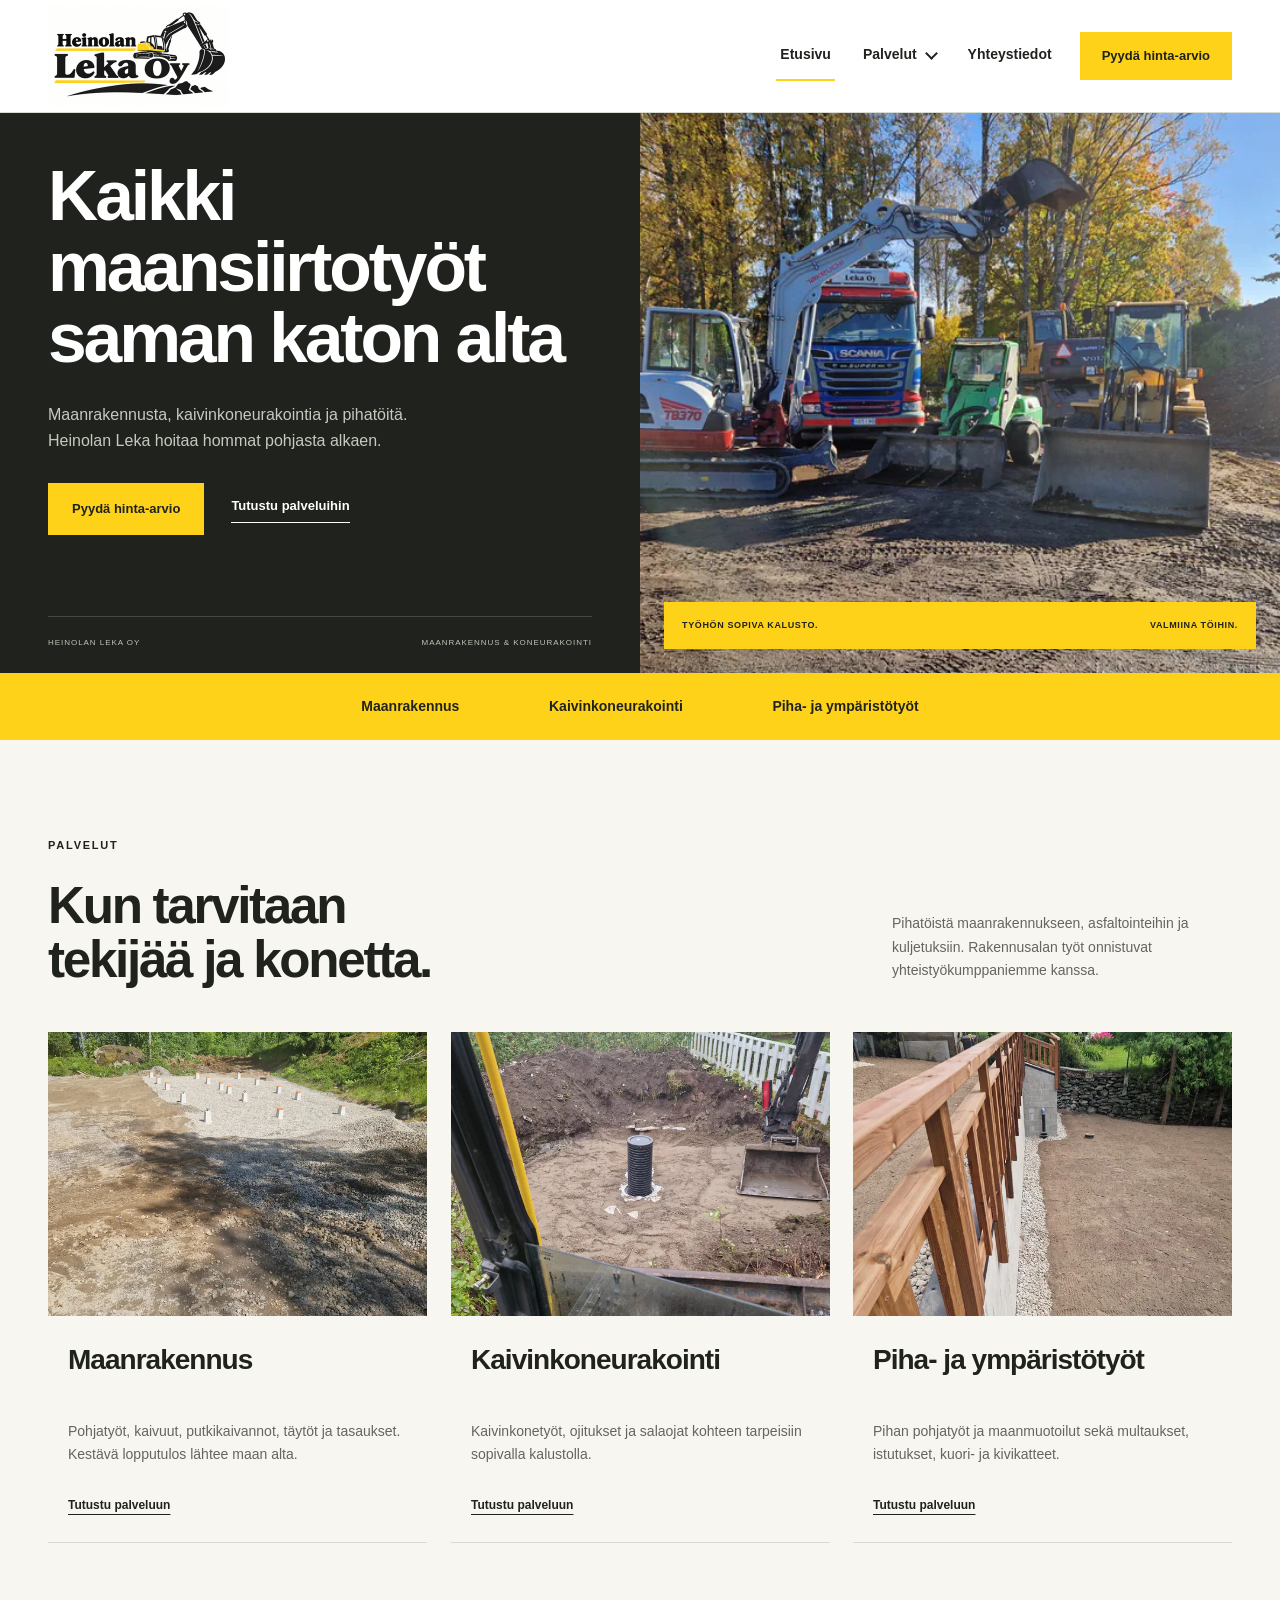
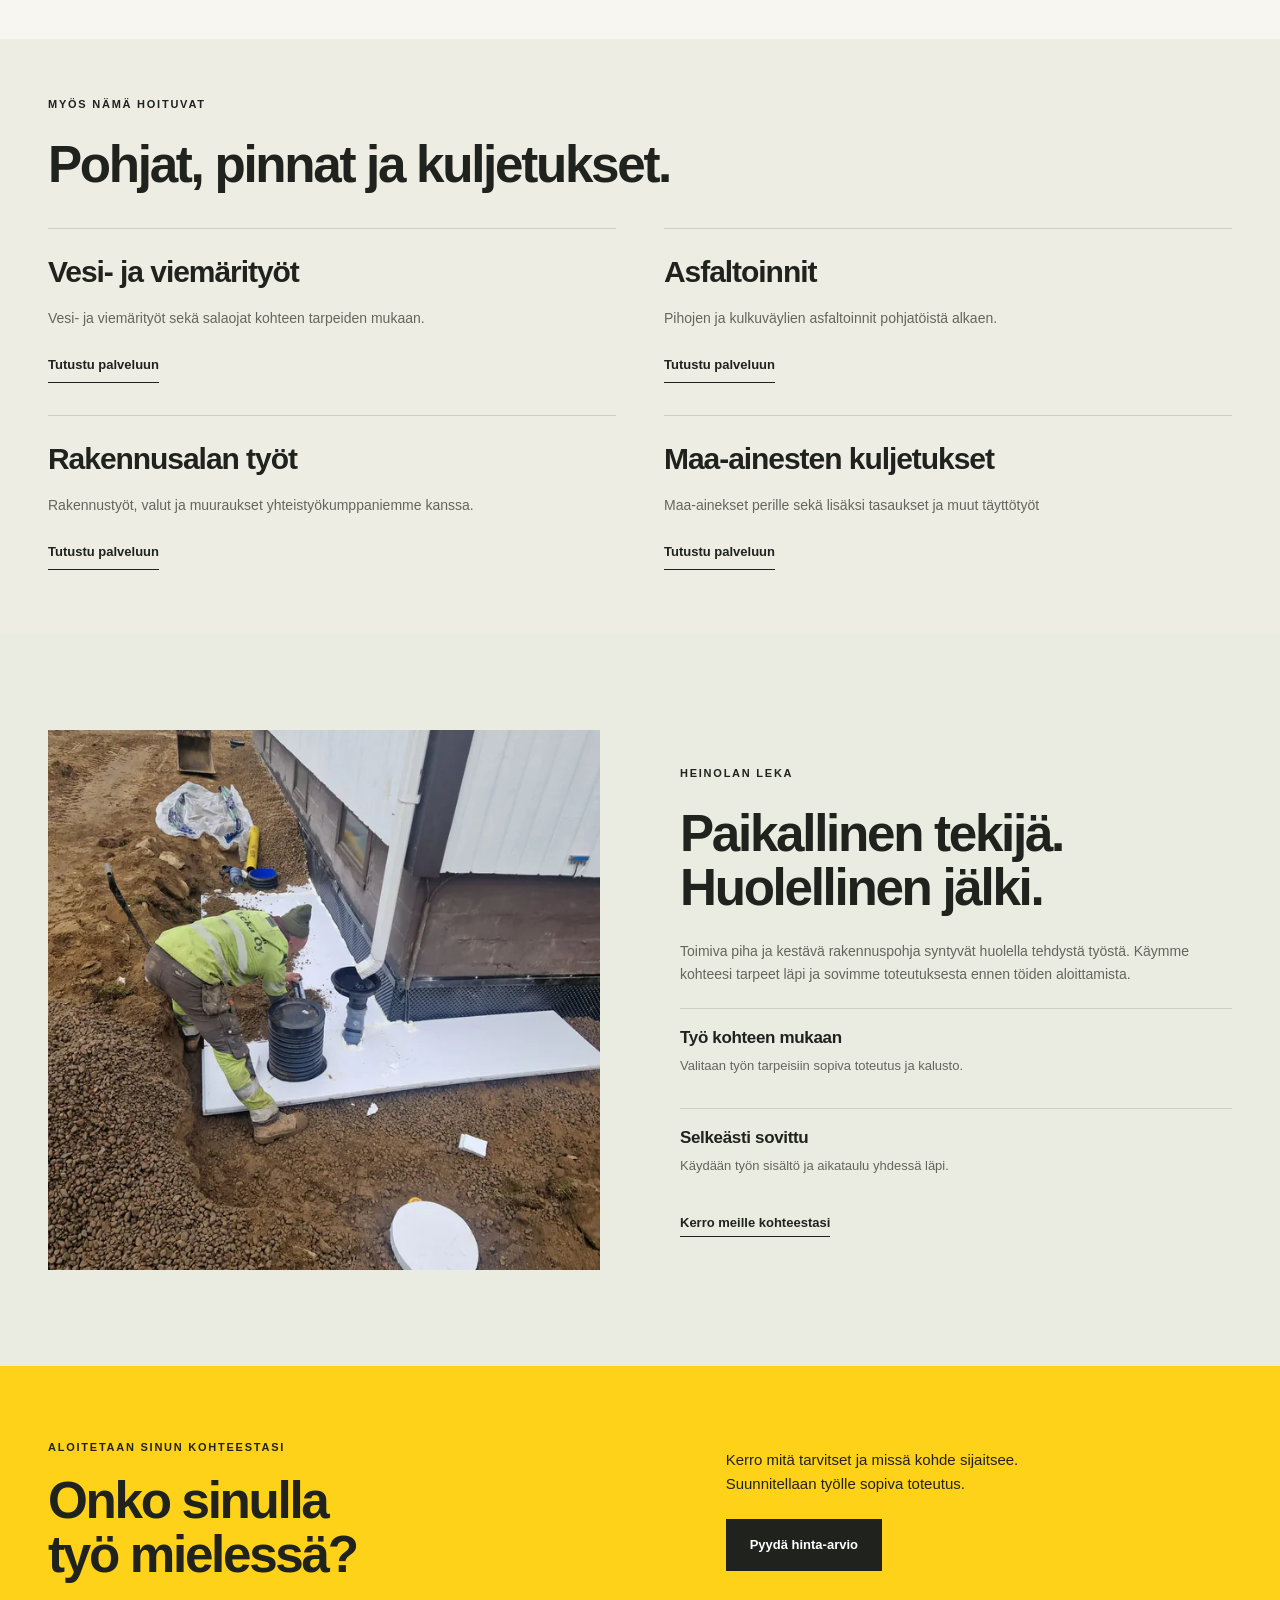
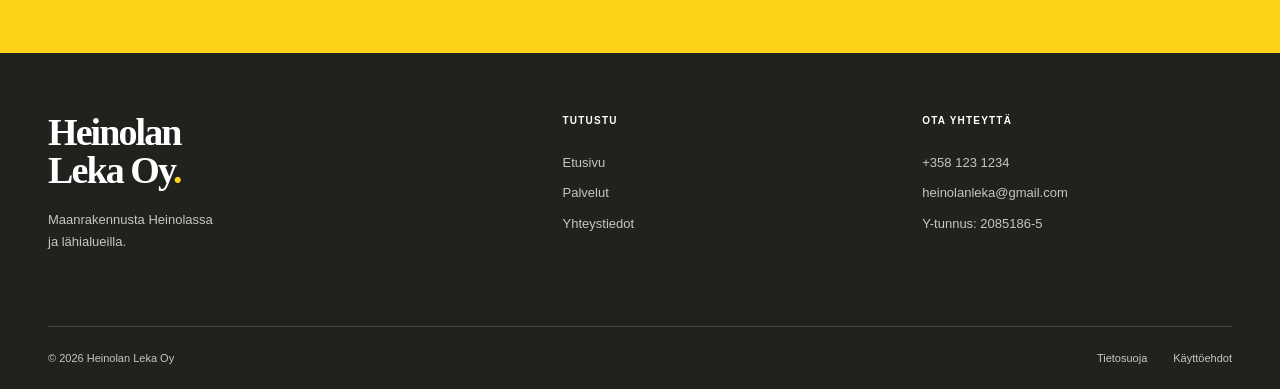
<file: index.html>
<!doctype html>
<html lang="fi">
  <head>
    <meta charset="UTF-8">
    <meta name="viewport" content="width=device-width, initial-scale=1">
    <link rel="icon" type="image/png" sizes="16x16" href="/assets/web/favicon-16x16.png">
    <link rel="icon" type="image/png" sizes="32x32" href="/assets/web/favicon-32x32.png">
    <link rel="icon" href="/assets/web/favicon.ico">
    <link rel="apple-touch-icon" sizes="180x180" href="/assets/web/apple-touch-icon.png">
    <link rel="manifest" href="/assets/web/site.webmanifest">
    <meta name="description" content="Heinolan Leka Oy tekee maanrakennus- ja maansiirtotyöt, kaivinkonetyöt sekä pihatyöt Heinolassa ja Päijät-Hämeessä. Pyydä hinta-arvio kohteeseesi.">
    <meta name="theme-color" content="#ffd21a">
    <title>Maanrakennus Heinola ja Päijät-Häme | Heinolan Leka Oy</title>
    <link rel="canonical" href="https://heinolanleka.fi/">
    <script type="application/ld+json">
      {
        "@context": "https://schema.org",
        "@graph": [
          {
            "@type": "Organization",
            "@id": "https://heinolanleka.fi/#yritys",
            "name": "Heinolan Leka Oy",
            "url": "https://heinolanleka.fi/",
            "logo": "https://heinolanleka.fi/assets/web/logo-720.webp",
            "image": "https://heinolanleka.fi/assets/web/kalusto-1280.webp",
            "description": "Maanrakennus, maansiirtotyöt, kaivinkonetyöt ja pihatyöt Heinolassa ja Päijät-Hämeessä.",
            "telephone": "+3581231234",
            "email": "heinolanleka@gmail.com",
            "taxID": "2085186-5",
            "areaServed": [
              { "@type": "City", "name": "Heinola" },
              { "@type": "AdministrativeArea", "name": "Päijät-Häme" }
            ]
          },
          {
            "@type": "WebSite",
            "@id": "https://heinolanleka.fi/#sivusto",
            "url": "https://heinolanleka.fi/",
            "name": "Heinolan Leka Oy",
            "inLanguage": "fi-FI",
            "publisher": { "@id": "https://heinolanleka.fi/#yritys" }
          }
        ]
      }
    </script>
    <meta property="og:type" content="website">
    <meta property="og:locale" content="fi_FI">
    <meta property="og:site_name" content="Heinolan Leka Oy">
    <meta property="og:title" content="Maanrakennus Heinola ja Päijät-Häme | Heinolan Leka Oy">
    <meta property="og:description" content="Heinolan Leka Oy tekee maanrakennus- ja maansiirtotyöt, kaivinkonetyöt sekä pihatyöt Heinolassa ja Päijät-Hämeessä. Pyydä hinta-arvio kohteeseesi.">
    <meta property="og:url" content="https://heinolanleka.fi/">
    <meta property="og:image" content="https://heinolanleka.fi/assets/web/kalusto-1280.webp">
    <meta property="og:image:width" content="1280">
    <meta property="og:image:height" content="960">
    <meta property="og:image:alt" content="Heinolan Leka Oy">
    <meta name="twitter:card" content="summary_large_image">
    <meta name="twitter:title" content="Maanrakennus Heinola ja Päijät-Häme | Heinolan Leka Oy">
    <meta name="twitter:description" content="Heinolan Leka Oy tekee maanrakennus- ja maansiirtotyöt, kaivinkonetyöt sekä pihatyöt Heinolassa ja Päijät-Hämeessä. Pyydä hinta-arvio kohteeseesi.">
    <meta name="twitter:image" content="https://heinolanleka.fi/assets/web/kalusto-1280.webp">
    <link rel="stylesheet" href="styles.css">
    <script src="navigation.js" defer></script>
  </head>
  <body>
    <a class="skip-link" href="#sisalto">Siirry sisältöön</a>


    <header>
      <div class="container navigation">
        <a class="brand" href="index.html" aria-label="Heinolan Leka Oy, etusivu">
          <img src="assets/web/logo-360.webp" srcset="assets/web/logo-360.webp 360w, assets/web/logo-720.webp 720w" sizes="(max-width: 700px) 135px, 180px" alt="Heinolan Leka Oy" width="720" height="480">
        </a>
        <button class="menu-toggle" type="button" aria-expanded="false" aria-controls="paavalikko" hidden>
          <span class="menu-icon" aria-hidden="true"><span></span><span></span><span></span></span>
          <span class="menu-label">Valikko</span>
        </button>
        <nav id="paavalikko" aria-label="Päänavigaatio">
          <a href="index.html" aria-current="page">Etusivu</a>
          <details class="services-dropdown">
            <summary>Palvelut</summary>
            <div class="services-menu">
              <a href="palvelut.html">Kaikki palvelut</a>
              <a href="palvelut.html#maanrakennus">Maanrakennus</a>
              <a href="palvelut.html#koneurakointi">Kaivinkone&shy;urakointi</a>
              <a href="palvelut.html#pihatyot">Piha- ja ympäristötyöt</a>
              <a href="palvelut.html#vesi-ja-viemarityot">Vesi- ja viemärityöt</a>
              <a href="palvelut.html#asfaltoinnit">Asfaltoinnit</a>
              <a href="palvelut.html#rakennustyot">Rakennusalan työt, valut ja muuraukset</a>
              <a href="palvelut.html#maa-ainesten-kuljetukset">Maa-ainesten kuljetukset</a>
            </div>
          </details>
          <a href="yhteystiedot.html">Yhteystiedot</a>
          <a class="button nav-cta" href="yhteystiedot.html">Pyydä hinta-arvio</a>
        </nav>
      </div>
    </header>
    <main id="sisalto">

    
      <section class="hero">

        <div class="hero-copy">
          <h1>Kaikki<br>maansiirtotyöt<br>saman katon alta</h1>
          <p class="hero-description">Maanrakennusta, kaivinkoneurakointia ja pihatöitä. Heinolan Leka hoitaa hommat pohjasta alkaen.</p>

          <div class="hero-actions">
            <a class="button" href="yhteystiedot.html">Pyydä hinta-arvio</a>
            <a class="text-link" href="palvelut.html">Tutustu palveluihin</a>
          </div>

          <div class="hero-footnote">
            <span>HEINOLAN LEKA OY</span>
            <span>MAANRAKENNUS & KONEURAKOINTI</span>
          </div>
        </div>

        <div class="hero-photo">
          <img src="assets/web/kalusto-1280.webp" srcset="assets/web/kalusto-640.webp 640w, assets/web/kalusto-1280.webp 1280w" sizes="(max-width: 700px) 100vw, 50vw" alt="Heinolan Leka Oy:n kaivinkoneita ja kuorma-auto" width="1280" height="960" fetchpriority="high">
          <div class="photo-caption">
            <span>TYÖHÖN SOPIVA KALUSTO.</span>
            <span>VALMIINA TÖIHIN.</span>
          </div>
        </div>
      </section>

      <div class="service-strip">
        <div class="container">
          <span>Maanrakennus</span>
          <span>Kaivinkone&shy;urakointi</span>
          <span>Piha- ja ympäristötyöt</span>
        </div>
      </div>

      <section class="services">
        <div class="container">
          <div class="section-heading">
            <div>
              <p class="eyebrow">PALVELUT</p>
              <h2>Kun tarvitaan<br>tekijää ja konetta.</h2>
            </div>
            <p>Pihatöistä maanrakennukseen, asfaltointeihin ja kuljetuksiin. Rakennusalan työt onnistuvat yhteistyökumppaniemme kanssa.</p>
          </div>
          <div class="service-grid">
            <a class="service-card" href="palvelut.html#maanrakennus">
              <img class="service-card-photo" src="assets/web/20250701_133553-1280.webp" srcset="assets/web/20250701_133553-640.webp 640w, assets/web/20250701_133553-1280.webp 1280w" sizes="(max-width: 700px) calc(100vw - 36px), (max-width: 1000px) calc((100vw - 64px) / 2), (max-width: 1336px) calc((100vw - 144px) / 3), 398px" alt="Tasattu sorapohja ja perustusten paikat metsäisellä tontilla" width="1280" height="1707" loading="lazy">
              <h3>Maanrakennus</h3>
              <p>Pohjatyöt, kaivuut, putkikaivannot, täytöt ja tasaukset. Kestävä lopputulos lähtee maan alta.</p>
              <span class="card-link">Tutustu palveluun</span>
            </a><a class="service-card" href="palvelut.html#koneurakointi">
              <img class="service-card-photo" src="assets/web/20240918_081945-1280.webp" srcset="assets/web/20240918_081945-640.webp 640w, assets/web/20240918_081945-1280.webp 1280w" sizes="(max-width: 700px) calc(100vw - 36px), (max-width: 1000px) calc((100vw - 64px) / 2), (max-width: 1336px) calc((100vw - 144px) / 3), 398px" alt="Kaivinkone pihan kaivuutöissä" width="1280" height="1707" loading="lazy">
              <h3>Kaivinkone&shy;urakointi</h3>
              <p>Kaivinkonetyöt, ojitukset ja salaojat kohteen tarpeisiin sopivalla kalustolla.</p>
              <span class="card-link">Tutustu palveluun</span>
            </a><a class="service-card" href="palvelut.html#pihatyot">
              <img class="service-card-photo yard-photo" src="assets/web/pihatyot-1280.webp" srcset="assets/web/pihatyot-640.webp 640w, assets/web/pihatyot-1280.webp 1280w" sizes="(max-width: 700px) calc(100vw - 36px), (max-width: 1000px) calc((100vw - 64px) / 2), (max-width: 1336px) calc((100vw - 144px) / 3), 398px" alt="Tasattu piha ja tukimuuri puukaiteineen" width="1280" height="1707" loading="lazy">
              <h3>Piha- ja ympäristötyöt</h3>
              <p>Pihan pohjatyöt ja maanmuotoilut sekä multaukset, istutukset, kuori- ja kivikatteet.</p>
              <span class="card-link">Tutustu palveluun</span>
            </a>
          </div>
        </div>
      </section>

      <section class="additional-services home-additional-services">
        <div class="container">
          <p class="eyebrow">MYÖS NÄMÄ HOITUVAT</p>
          <h2>Pohjat, pinnat ja kuljetukset.</h2>
          <div class="additional-service-grid">
            <a class="additional-service" href="palvelut.html#vesi-ja-viemarityot">
              <h3>Vesi- ja viemärityöt</h3>
              <p>Vesi- ja viemärityöt sekä salaojat kohteen tarpeiden mukaan.</p>
              <span class="text-link">Tutustu palveluun</span>
            </a>
            <a class="additional-service" href="palvelut.html#asfaltoinnit">
              <h3>Asfaltoinnit</h3>
              <p>Pihojen ja kulkuväylien asfaltoinnit pohjatöistä alkaen.</p>
              <span class="text-link">Tutustu palveluun</span>
            </a>
            <a class="additional-service" href="palvelut.html#rakennustyot">
              <h3>Rakennusalan työt</h3>
              <p>Rakennustyöt, valut ja muuraukset yhteistyökumppaniemme kanssa.</p>
              <span class="text-link">Tutustu palveluun</span>
            </a>
            <a class="additional-service" href="palvelut.html#maa-ainesten-kuljetukset">
              <h3>Maa-ainesten kuljetukset</h3>
              <p>Maa-ainekset perille sekä lisäksi tasaukset ja muut täyttötyöt</p>
              <span class="text-link">Tutustu palveluun</span>
            </a>
          </div>
        </div>
      </section>

      <section class="about">

        <div class="container about-grid">
          <div class="equipment-photo">
            <img src="assets/web/tyontekija-1280.webp" srcset="assets/web/tyontekija-640.webp 640w, assets/web/tyontekija-1280.webp 1280w" sizes="(max-width: 700px) calc(100vw - 36px), (max-width: 1000px) calc((100vw - 76px) / 2), (max-width: 1336px) calc((100vw - 176px) / 2), 580px" alt="Heinolan Lekan työntekijä asentamassa eristystä talon vierustalla" width="1280" height="1707" loading="lazy">
          </div>
          <div>
            <p class="eyebrow">HEINOLAN LEKA</p>
            <h2>Paikallinen tekijä.<br>Huolellinen jälki.</h2>
            <p>Toimiva piha ja kestävä rakennuspohja syntyvät huolella tehdystä työstä. Käymme kohteesi tarpeet läpi ja sovimme toteutuksesta ennen töiden aloittamista.</p>
            <div class="principle">
              <div>
                <h3>Työ kohteen mukaan</h3>
                <p>Valitaan työn tarpeisiin sopiva toteutus ja kalusto.</p>
              </div>
            </div>
            <div class="principle">
              <div>
                <h3>Selkeästi sovittu</h3>
                <p>Käydään työn sisältö ja aikataulu yhdessä läpi.</p>
              </div>
            </div>
            <a class="text-link" href="yhteystiedot.html">Kerro meille kohteestasi</a>
          </div>
        </div>
      </section>

      <section class="cta">
        <div class="container">
          <div>
            <p class="eyebrow">ALOITETAAN SINUN KOHTEESTASI</p>
            <h2>Onko sinulla<br>työ mielessä?</h2>
          </div>
          <div>
            <p>Kerro mitä tarvitset ja missä kohde sijaitsee.<br>Suunnitellaan työlle sopiva toteutus.</p>
            <a class="button dark" href="yhteystiedot.html">Pyydä hinta-arvio</a>
          </div>
        </div>
      </section>
    </main>

    <footer>

      <div class="container footer-main">
        <div>
          <a class="footer-brand" href="index.html">Heinolan<br>Leka Oy<span>.</span></a>
          <p>Maanrakennusta Heinolassa<br>ja lähialueilla.</p>
        </div>
        <div>
          <p class="footer-label">TUTUSTU</p>
          <a href="index.html">Etusivu</a>
          <a href="palvelut.html">Palvelut</a>
          <a href="yhteystiedot.html">Yhteystiedot</a>
        </div>
        <div>
          <p class="footer-label">OTA YHTEYTTÄ</p>
          <a href="tel:+3581231234">+358 123 1234</a>
          <a href="mailto:heinolanleka@gmail.com">heinolanleka@gmail.com</a>
          <p>Y-tunnus: 2085186-5</p>
        </div>
      </div>

      <div class="container footer-bottom">
        <span>© 2026 Heinolan Leka Oy</span>
        <div>
          <a href="tietosuoja.html">Tietosuoja</a>
          <a href="kayttoehdot.html">Käyttöehdot</a>
        </div>
      </div>
    </footer>
  </body>
</html>
</file>
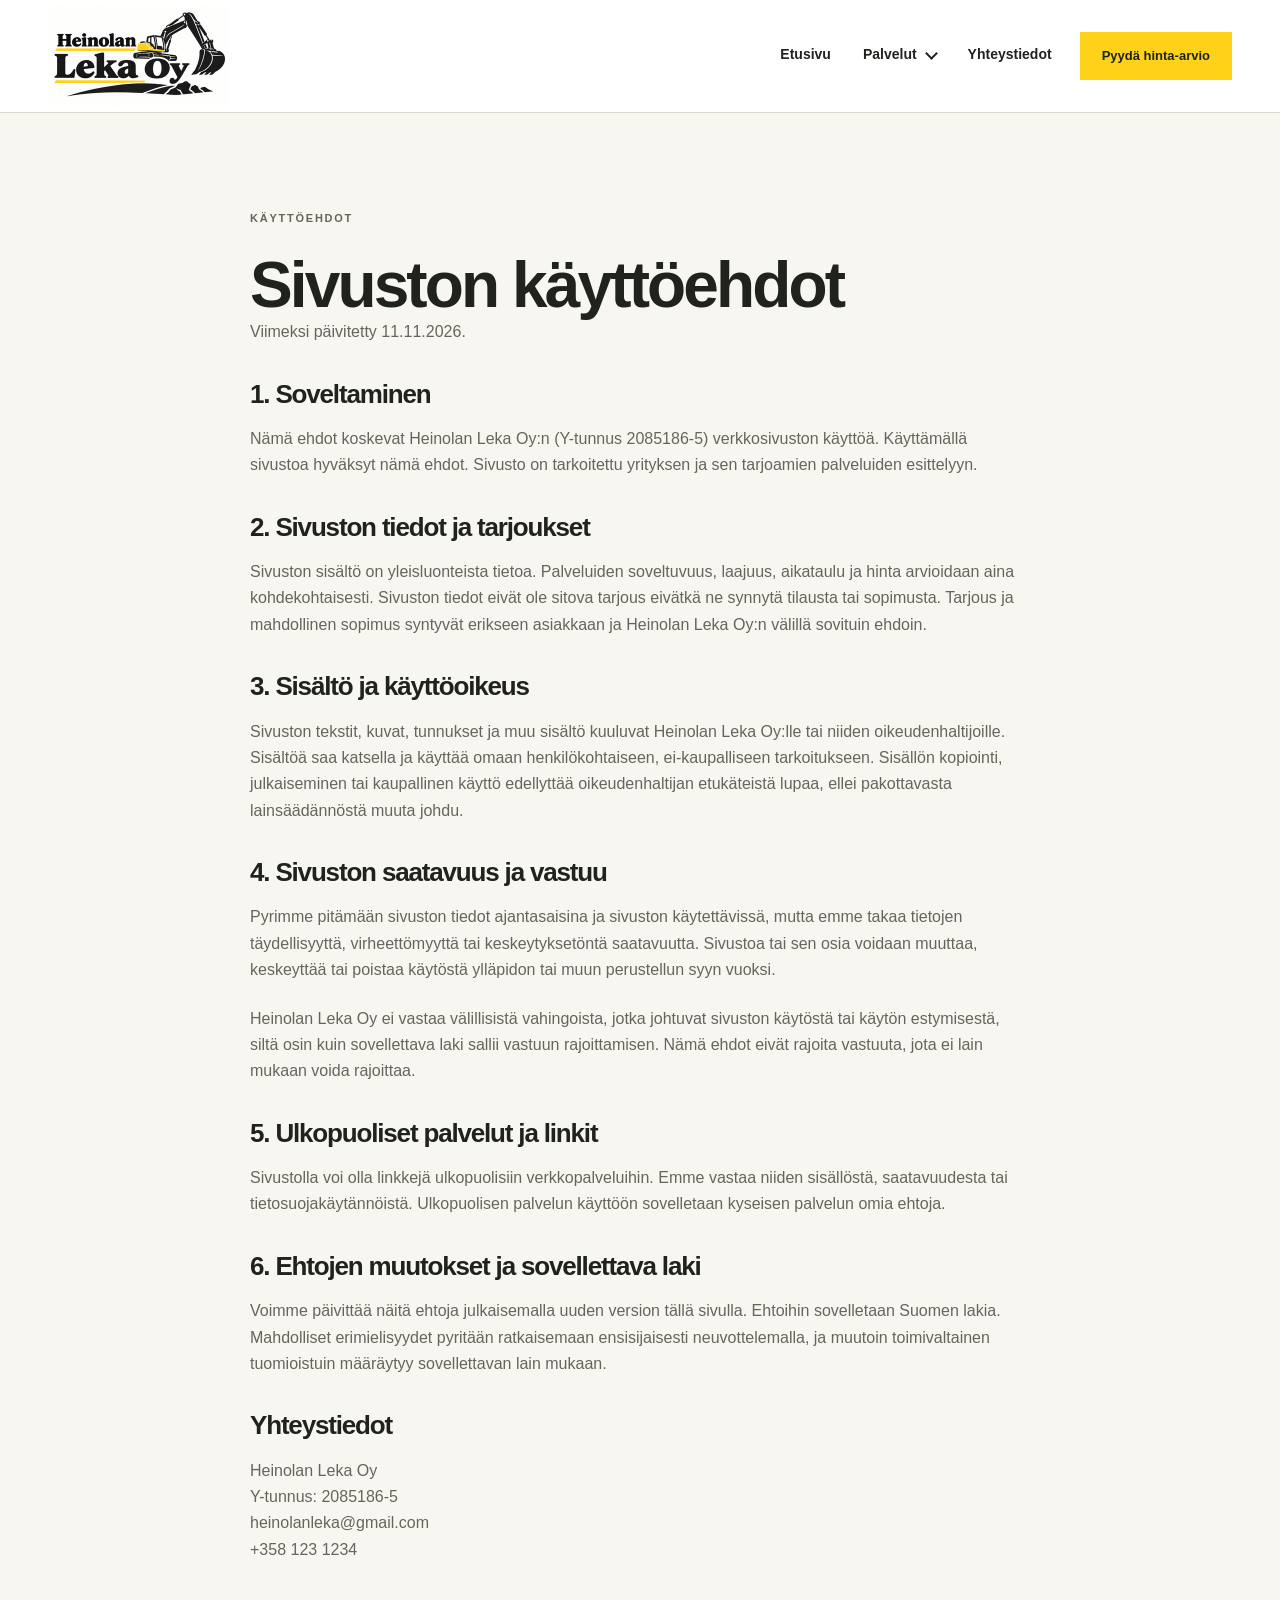
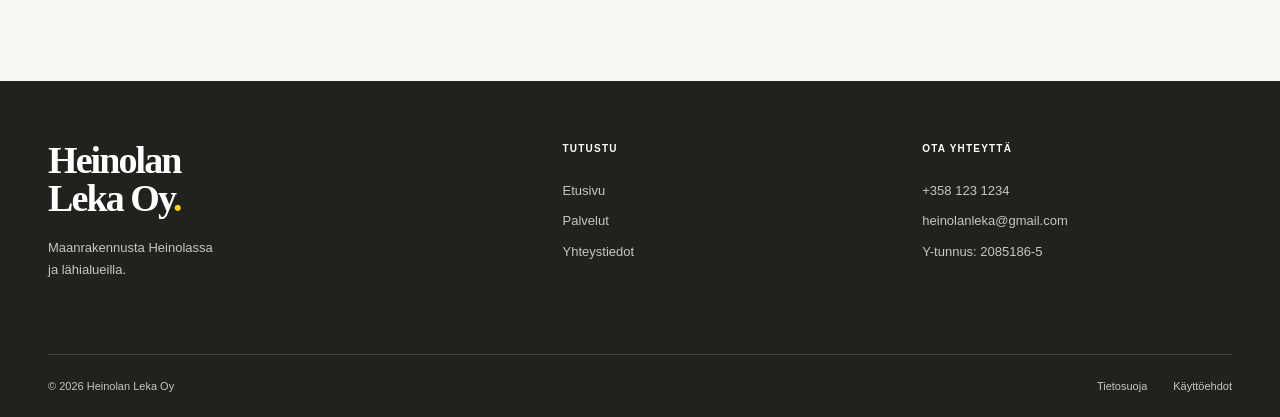
<file: kayttoehdot.html>
<!doctype html>
<html lang="fi">
  <head>
    <meta charset="UTF-8">
    <meta name="viewport" content="width=device-width, initial-scale=1">
    <link rel="icon" type="image/png" sizes="16x16" href="/assets/web/favicon-16x16.png">
    <link rel="icon" type="image/png" sizes="32x32" href="/assets/web/favicon-32x32.png">
    <link rel="icon" href="/assets/web/favicon.ico">
    <link rel="apple-touch-icon" sizes="180x180" href="/assets/web/apple-touch-icon.png">
    <link rel="manifest" href="/assets/web/site.webmanifest">
    <meta name="description" content="Heinolan Leka Oy:n verkkosivuston käyttöehdot. Tietoa sivuston sisällöstä, yhteydenotoista ja vastuunrajoituksista.">
    <meta name="theme-color" content="#ffd21a">
    <title>Käyttöehdot | Heinolan Leka Oy</title>
    <link rel="canonical" href="https://heinolanleka.fi/kayttoehdot.html">
    <meta property="og:type" content="website">
    <meta property="og:locale" content="fi_FI">
    <meta property="og:site_name" content="Heinolan Leka Oy">
    <meta property="og:title" content="Käyttöehdot | Heinolan Leka Oy">
    <meta property="og:description" content="Heinolan Leka Oy:n verkkosivuston käyttöehdot.">
    <meta property="og:url" content="https://heinolanleka.fi/kayttoehdot.html">
    <meta property="og:image" content="https://heinolanleka.fi/assets/web/kalusto-1280.webp">
    <meta property="og:image:width" content="1280">
    <meta property="og:image:height" content="960">
    <meta property="og:image:alt" content="Heinolan Leka Oy">
    <meta name="twitter:card" content="summary_large_image">
    <meta name="twitter:title" content="Käyttöehdot | Heinolan Leka Oy">
    <meta name="twitter:description" content="Heinolan Leka Oy:n verkkosivuston käyttöehdot.">
    <meta name="twitter:image" content="https://heinolanleka.fi/assets/web/kalusto-1280.webp">
    <link rel="stylesheet" href="styles.css">
    <script src="navigation.js" defer></script>
  </head>
  <body>
    <a class="skip-link" href="#sisalto">Siirry sisältöön</a>
    <header>
      <div class="container navigation">
        <a class="brand" href="index.html" aria-label="Heinolan Leka Oy, etusivu">
          <img src="assets/web/logo-360.webp" srcset="assets/web/logo-360.webp 360w, assets/web/logo-720.webp 720w" sizes="(max-width: 700px) 135px, 180px" alt="Heinolan Leka Oy" width="720" height="480">
        </a>
        <button class="menu-toggle" type="button" aria-expanded="false" aria-controls="paavalikko" hidden>
          <span class="menu-icon" aria-hidden="true"><span></span><span></span><span></span></span>
          <span class="menu-label">Valikko</span>
        </button>
        <nav id="paavalikko" aria-label="Päänavigaatio">
          <a href="index.html">Etusivu</a>
          <details class="services-dropdown">
            <summary>Palvelut</summary>
            <div class="services-menu">
              <a href="palvelut.html">Kaikki palvelut</a>
              <a href="palvelut.html#maanrakennus">Maanrakennus</a>
              <a href="palvelut.html#koneurakointi">Kaivinkone&shy;urakointi</a>
              <a href="palvelut.html#pihatyot">Piha- ja ympäristötyöt</a>
              <a href="palvelut.html#vesi-ja-viemarityot">Vesi- ja viemärityöt</a>
              <a href="palvelut.html#asfaltoinnit">Asfaltoinnit</a>
              <a href="palvelut.html#rakennustyot">Rakennusalan työt, valut ja muuraukset</a>
              <a href="palvelut.html#maa-ainesten-kuljetukset">Maa-ainesten kuljetukset</a>
            </div>
          </details>
          <a href="yhteystiedot.html">Yhteystiedot</a>
          <a class="button nav-cta" href="yhteystiedot.html">Pyydä hinta-arvio</a>
        </nav>
      </div>
    </header>
    <main id="sisalto">
      <section>
        <div class="container legal-page">
          <p class="eyebrow">KÄYTTÖEHDOT</p>
          <h1>Sivuston käyttöehdot</h1>
          <p>Viimeksi päivitetty 11.11.2026.</p>
          <h2>1. Soveltaminen</h2>
          <p>Nämä ehdot koskevat Heinolan Leka Oy:n (Y-tunnus 2085186-5) verkkosivuston käyttöä. Käyttämällä sivustoa hyväksyt nämä ehdot. Sivusto on tarkoitettu yrityksen ja sen tarjoamien palveluiden esittelyyn.</p>
          <h2>2. Sivuston tiedot ja tarjoukset</h2>
          <p>Sivuston sisältö on yleisluonteista tietoa. Palveluiden soveltuvuus, laajuus, aikataulu ja hinta arvioidaan aina kohdekohtaisesti. Sivuston tiedot eivät ole sitova tarjous eivätkä ne synnytä tilausta tai sopimusta. Tarjous ja mahdollinen sopimus syntyvät erikseen asiakkaan ja Heinolan Leka Oy:n välillä sovituin ehdoin.</p>
          <h2>3. Sisältö ja käyttöoikeus</h2>
          <p>Sivuston tekstit, kuvat, tunnukset ja muu sisältö kuuluvat Heinolan Leka Oy:lle tai niiden oikeudenhaltijoille. Sisältöä saa katsella ja käyttää omaan henkilökohtaiseen, ei-kaupalliseen tarkoitukseen. Sisällön kopiointi, julkaiseminen tai kaupallinen käyttö edellyttää oikeudenhaltijan etukäteistä lupaa, ellei pakottavasta lainsäädännöstä muuta johdu.</p>
          <h2>4. Sivuston saatavuus ja vastuu</h2>
          <p>Pyrimme pitämään sivuston tiedot ajantasaisina ja sivuston käytettävissä, mutta emme takaa tietojen täydellisyyttä, virheettömyyttä tai keskeytyksetöntä saatavuutta. Sivustoa tai sen osia voidaan muuttaa, keskeyttää tai poistaa käytöstä ylläpidon tai muun perustellun syyn vuoksi.</p>
          <p>Heinolan Leka Oy ei vastaa välillisistä vahingoista, jotka johtuvat sivuston käytöstä tai käytön estymisestä, siltä osin kuin sovellettava laki sallii vastuun rajoittamisen. Nämä ehdot eivät rajoita vastuuta, jota ei lain mukaan voida rajoittaa.</p>
          <h2>5. Ulkopuoliset palvelut ja linkit</h2>
          <p>Sivustolla voi olla linkkejä ulkopuolisiin verkkopalveluihin. Emme vastaa niiden sisällöstä, saatavuudesta tai tietosuojakäytännöistä. Ulkopuolisen palvelun käyttöön sovelletaan kyseisen palvelun omia ehtoja.</p>
          <h2>6. Ehtojen muutokset ja sovellettava laki</h2>
          <p>Voimme päivittää näitä ehtoja julkaisemalla uuden version tällä sivulla. Ehtoihin sovelletaan Suomen lakia. Mahdolliset erimielisyydet pyritään ratkaisemaan ensisijaisesti neuvottelemalla, ja muutoin toimivaltainen tuomioistuin määräytyy sovellettavan lain mukaan.</p>
          <h2>Yhteystiedot</h2>
          <p>Heinolan Leka Oy<br>Y-tunnus: 2085186-5<br><a href="mailto:heinolanleka@gmail.com">heinolanleka@gmail.com</a><br><a href="tel:+3581231234">+358 123 1234</a></p>
        </div>
      </section>
    </main>
    <footer>
      <div class="container footer-main">
        <div><a class="footer-brand" href="index.html">Heinolan<br>Leka Oy<span>.</span></a><p>Maanrakennusta Heinolassa<br>ja lähialueilla.</p></div>
        <div><p class="footer-label">TUTUSTU</p><a href="index.html">Etusivu</a><a href="palvelut.html">Palvelut</a><a href="yhteystiedot.html">Yhteystiedot</a></div>
        <div><p class="footer-label">OTA YHTEYTTÄ</p><a href="tel:+3581231234">+358 123 1234</a><a href="mailto:heinolanleka@gmail.com">heinolanleka@gmail.com</a><p>Y-tunnus: 2085186-5</p></div>
      </div>
      <div class="container footer-bottom"><span>© 2026 Heinolan Leka Oy</span><div><a href="tietosuoja.html">Tietosuoja</a><a href="kayttoehdot.html" aria-current="page">Käyttöehdot</a></div></div>
    </footer>
  </body>
</html>
</file>
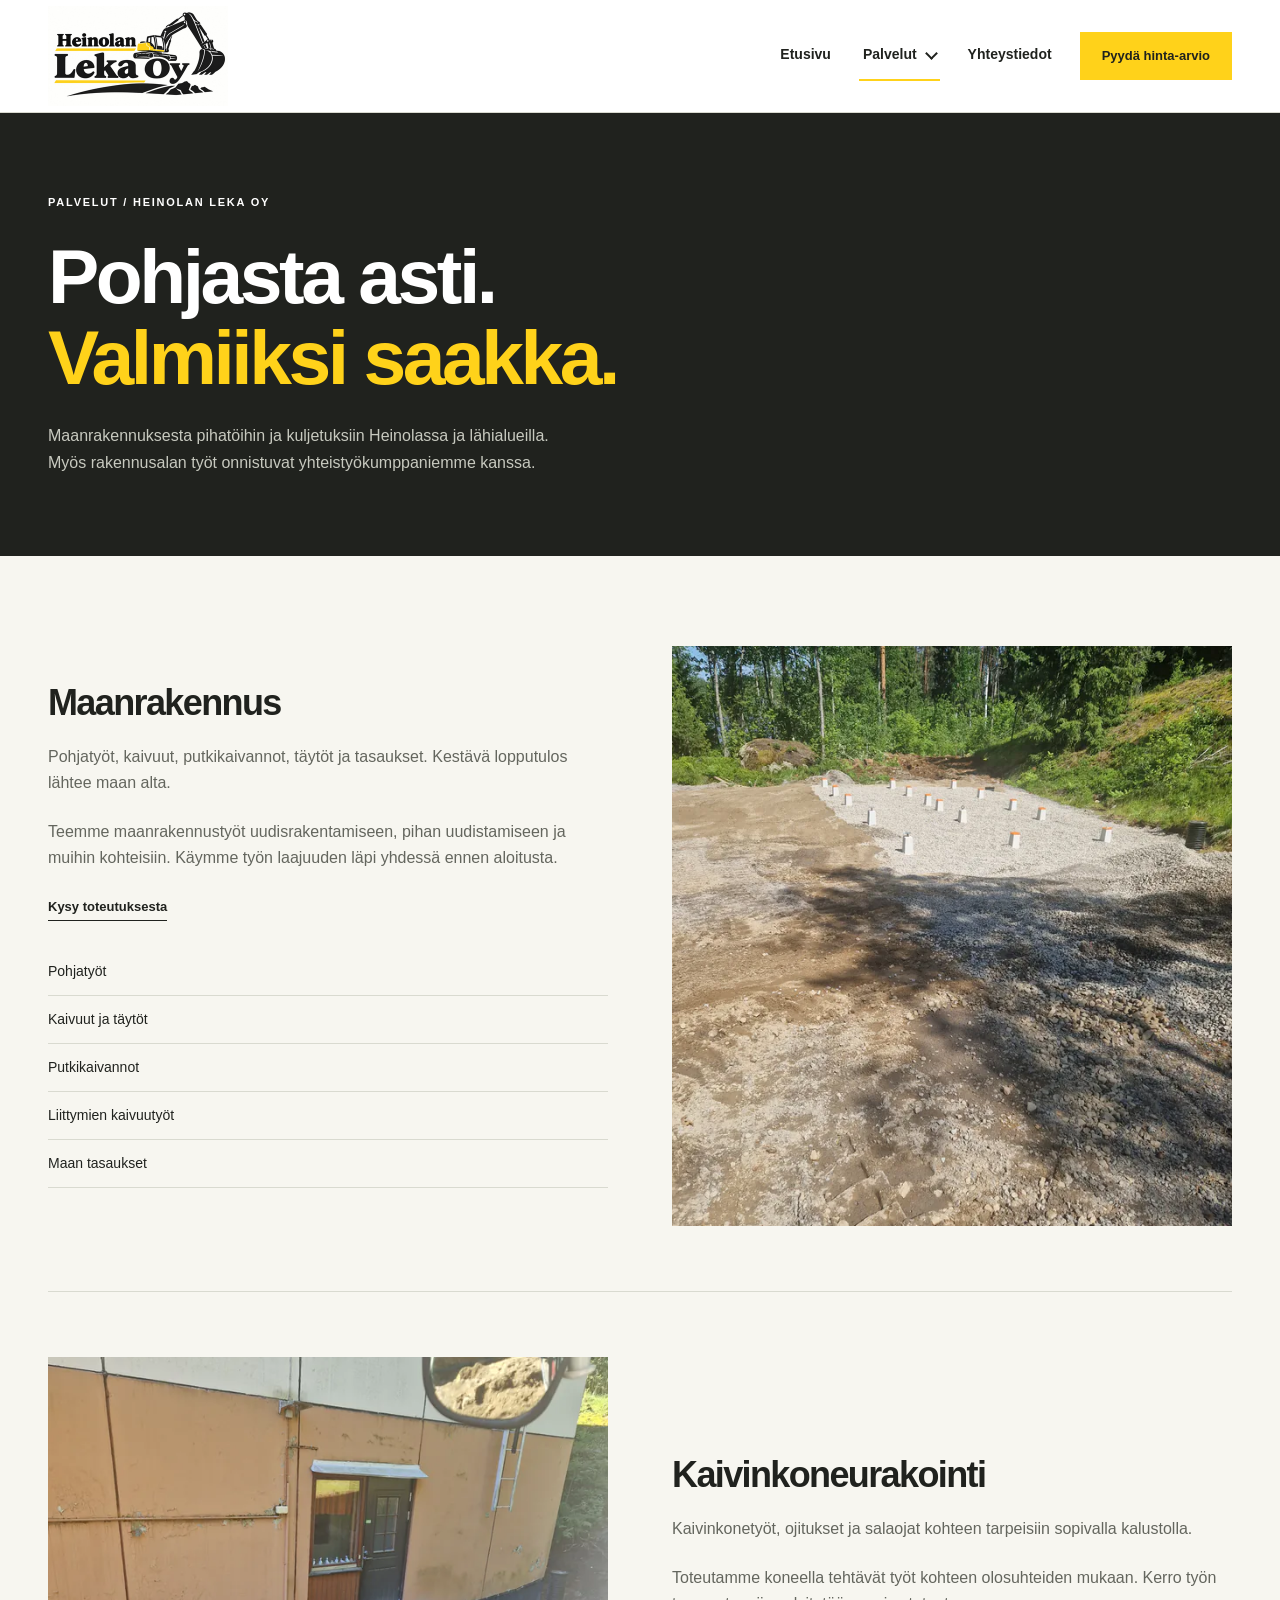
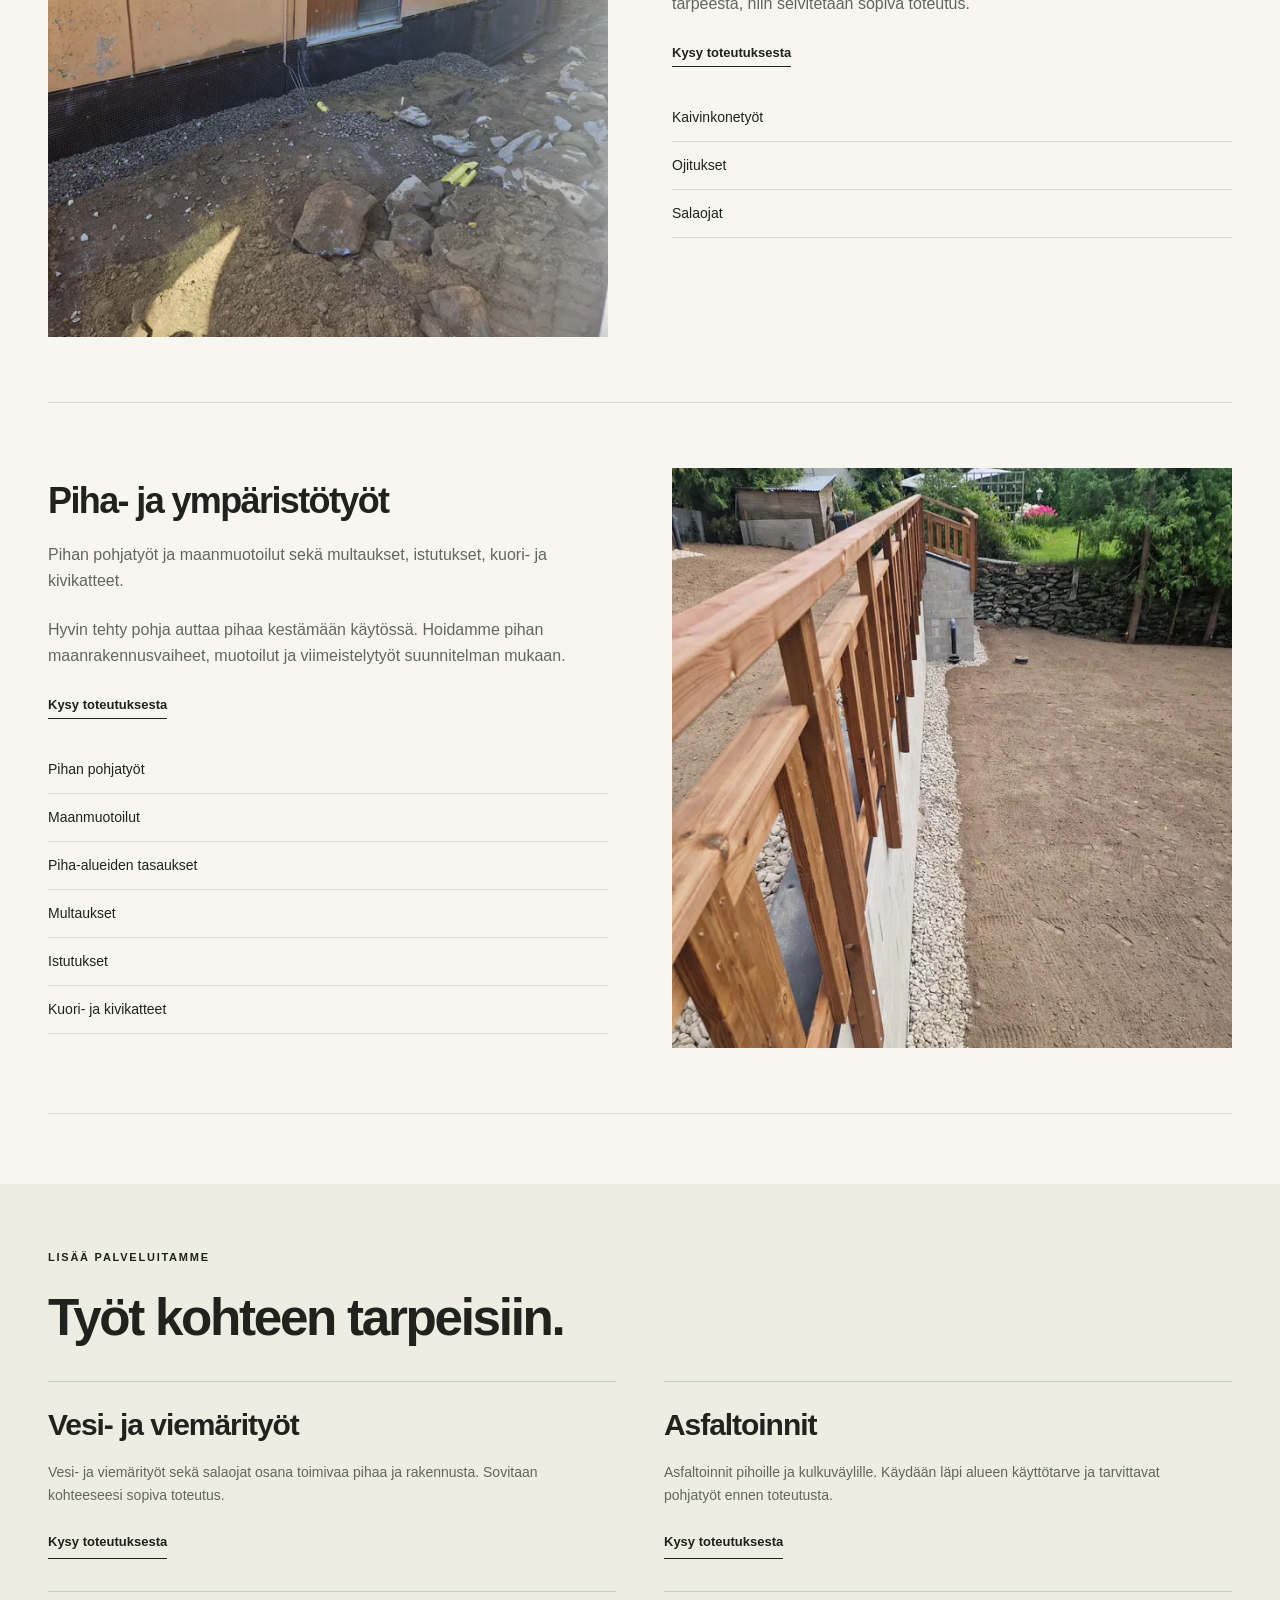
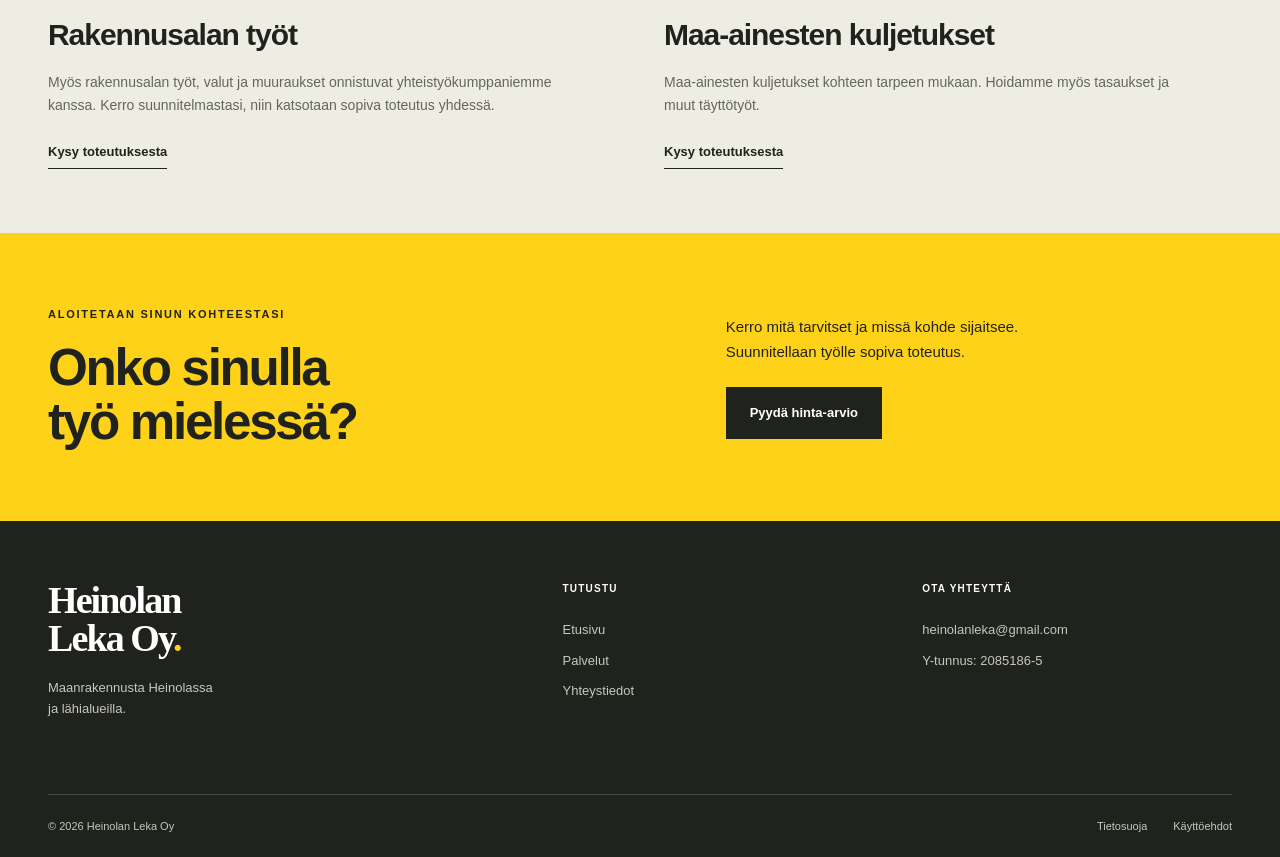
<file: palvelut.html>
<!doctype html>
<html lang="fi">
  <head>
    <meta charset="UTF-8">
    <meta name="viewport" content="width=device-width, initial-scale=1">
    <link rel="icon" type="image/png" sizes="16x16" href="/assets/web/favicon-16x16.png">
    <link rel="icon" type="image/png" sizes="32x32" href="/assets/web/favicon-32x32.png">
    <link rel="icon" href="/assets/web/favicon.ico">
    <link rel="apple-touch-icon" sizes="180x180" href="/assets/web/apple-touch-icon.png">
    <link rel="manifest" href="/assets/web/site.webmanifest">
    <meta name="description" content="Maanrakennus, kaivinkonetyöt, pihatyöt, salaojat, vesi- ja viemärityöt, asfaltoinnit sekä maa-ainesten kuljetukset Heinolassa ja Päijät-Hämeessä.">
    <meta name="theme-color" content="#ffd21a">
    <title>Maanrakennus ja kaivinkonetyöt Heinola | Heinolan Leka Oy</title>
    <link rel="canonical" href="https://heinolanleka.fi/palvelut.html">
    <meta property="og:type" content="website">
    <meta property="og:locale" content="fi_FI">
    <meta property="og:site_name" content="Heinolan Leka Oy">
    <meta property="og:title" content="Maanrakennus ja kaivinkonetyöt Heinola | Heinolan Leka Oy">
    <meta property="og:description" content="Maanrakennus, kaivinkonetyöt, pihatyöt, salaojat, vesi- ja viemärityöt, asfaltoinnit sekä maa-ainesten kuljetukset Heinolassa ja Päijät-Hämeessä.">
    <meta property="og:url" content="https://heinolanleka.fi/palvelut.html">
    <meta property="og:image" content="https://heinolanleka.fi/assets/web/kalusto-1280.webp">
    <meta property="og:image:width" content="1280">
    <meta property="og:image:height" content="960">
    <meta property="og:image:alt" content="Heinolan Leka Oy">
    <meta name="twitter:card" content="summary_large_image">
    <meta name="twitter:title" content="Maanrakennus ja kaivinkonetyöt Heinola | Heinolan Leka Oy">
    <meta name="twitter:description" content="Maanrakennus, kaivinkonetyöt, pihatyöt, salaojat, vesi- ja viemärityöt, asfaltoinnit sekä maa-ainesten kuljetukset Heinolassa ja Päijät-Hämeessä.">
    <meta name="twitter:image" content="https://heinolanleka.fi/assets/web/kalusto-1280.webp">
    <link rel="stylesheet" href="styles.css">
    <script src="navigation.js" defer></script>
  </head>
  <body>
    <a class="skip-link" href="#sisalto">Siirry sisältöön</a>

    <header>
      <div class="container navigation">
        <a class="brand" href="index.html" aria-label="Heinolan Leka Oy, etusivu">
          <img src="assets/web/logo-360.webp" srcset="assets/web/logo-360.webp 360w, assets/web/logo-720.webp 720w" sizes="(max-width: 700px) 135px, 180px" alt="Heinolan Leka Oy" width="720" height="480">
        </a>
        <button class="menu-toggle" type="button" aria-expanded="false" aria-controls="paavalikko" hidden>
          <span class="menu-icon" aria-hidden="true"><span></span><span></span><span></span></span>
          <span class="menu-label">Valikko</span>
        </button>
        <nav id="paavalikko" aria-label="Päänavigaatio">
          <a href="index.html">Etusivu</a>
          <details class="services-dropdown">
            <summary class="is-current">Palvelut</summary>
            <div class="services-menu">
              <a href="palvelut.html" aria-current="page">Kaikki palvelut</a>
              <a href="palvelut.html#maanrakennus">Maanrakennus</a>
              <a href="palvelut.html#koneurakointi">Kaivinkone&shy;urakointi</a>
              <a href="palvelut.html#pihatyot">Piha- ja ympäristötyöt</a>
              <a href="palvelut.html#vesi-ja-viemarityot">Vesi- ja viemärityöt</a>
              <a href="palvelut.html#asfaltoinnit">Asfaltoinnit</a>
              <a href="palvelut.html#rakennustyot">Rakennusalan työt, valut ja muuraukset</a>
              <a href="palvelut.html#maa-ainesten-kuljetukset">Maa-ainesten kuljetukset</a>
            </div>
          </details>
          <a href="yhteystiedot.html">Yhteystiedot</a>
          <a class="button nav-cta" href="yhteystiedot.html">Pyydä hinta-arvio</a>
        </nav>
      </div>
    </header>
    <main id="sisalto">

      <section class="page-heading">
        <div class="container">
          <p class="eyebrow">PALVELUT / HEINOLAN LEKA OY</p>
          <h1>Pohjasta asti.<br><span>Valmiiksi saakka.</span></h1>
          <p>Maanrakennuksesta pihatöihin ja kuljetuksiin Heinolassa ja lähialueilla. Myös rakennusalan työt onnistuvat yhteistyökumppaniemme kanssa.</p>
        </div>
      </section>

      <section class="details">
        <div class="container">
          <article class="detail-row" id="maanrakennus">
            <div>
              <h2>Maanrakennus</h2>
              <p>Pohjatyöt, kaivuut, putkikaivannot, täytöt ja tasaukset. Kestävä lopputulos lähtee maan alta.</p>
              <p>Teemme maanrakennustyöt uudisrakentamiseen, pihan uudistamiseen ja muihin kohteisiin. Käymme työn laajuuden läpi yhdessä ennen aloitusta.</p>
              <a class="text-link" href="yhteystiedot.html">Kysy toteutuksesta</a>
              <ul>
                <li>Pohjatyöt</li>
                <li>Kaivuut ja täytöt</li>
                <li>Putkikaivannot</li>
                <li>Liittymien kaivuutyöt</li>
                <li>Maan tasaukset</li>
              </ul>
            </div>
            <img class="detail-photo" src="assets/web/20250701_133553-1280.webp" srcset="assets/web/20250701_133553-640.webp 640w, assets/web/20250701_133553-1280.webp 1280w" sizes="(max-width: 700px) 100vw, 50vw" alt="Rakennusta varten tasattu sorapohja metsäisellä tontilla" width="1280" height="1707" loading="lazy">
          </article>
          <article class="detail-row" id="koneurakointi">
            <div>
              <h2>Kaivinkone&shy;urakointi</h2>
              <p>Kaivinkonetyöt, ojitukset ja salaojat kohteen tarpeisiin sopivalla kalustolla.</p>
              <p>Toteutamme koneella tehtävät työt kohteen olosuhteiden mukaan. Kerro työn tarpeesta, niin selvitetään sopiva toteutus.</p>
              <a class="text-link" href="yhteystiedot.html">Kysy toteutuksesta</a>
              <ul>
                <li>Kaivinkonetyöt</li>
                <li>Ojitukset</li>
                <li>Salaojat</li>
              </ul>
            </div>
            <img class="detail-photo" src="assets/web/20240710_094923-1280.webp" srcset="assets/web/20240710_094923-640.webp 640w, assets/web/20240710_094923-1280.webp 1280w" sizes="(max-width: 700px) 100vw, 50vw" alt="Kaivuutöitä rakennuksen perustusten vieressä" width="1280" height="1707" loading="lazy">
          </article>
          <article class="detail-row" id="pihatyot">
            <div>
              <h2>Piha- ja ympäristötyöt</h2>
              <p>Pihan pohjatyöt ja maanmuotoilut sekä multaukset, istutukset, kuori- ja kivikatteet.</p>
              <p>Hyvin tehty pohja auttaa pihaa kestämään käytössä. Hoidamme pihan maanrakennusvaiheet, muotoilut ja viimeistelytyöt suunnitelman mukaan.</p>
              <a class="text-link" href="yhteystiedot.html">Kysy toteutuksesta</a>
              <ul>
                <li>Pihan pohjatyöt</li>
                <li>Maanmuotoilut</li>
                <li>Piha-alueiden tasaukset</li>
                <li>Multaukset</li>
                <li>Istutukset</li>
                <li>Kuori- ja kivikatteet</li>
              </ul>
            </div>
            <img class="detail-photo yard-photo" src="assets/web/pihatyot-1280.webp" srcset="assets/web/pihatyot-640.webp 640w, assets/web/pihatyot-1280.webp 1280w" sizes="(max-width: 700px) calc(100vw - 36px), (max-width: 1000px) calc((100vw - 80px) / 2), (max-width: 1336px) calc((100vw - 160px) / 2), 588px" alt="Tasattu piha ja tukimuuri puukaiteineen" width="1280" height="1707" loading="lazy">
          </article>
        </div>
      </section>

      <section class="additional-services">
        <div class="container">
          <p class="eyebrow">LISÄÄ PALVELUITAMME</p>
          <h2>Työt kohteen tarpeisiin.</h2>
          <div class="additional-service-grid">
            <article class="additional-service" id="vesi-ja-viemarityot">
              <h3>Vesi- ja viemärityöt</h3>
              <p>Vesi- ja viemärityöt sekä salaojat osana toimivaa pihaa ja rakennusta. Sovitaan kohteeseesi sopiva toteutus.</p>
              <a class="text-link" href="yhteystiedot.html">Kysy toteutuksesta</a>
            </article>
            <article class="additional-service" id="asfaltoinnit">
              <h3>Asfaltoinnit</h3>
              <p>Asfaltoinnit pihoille ja kulkuväylille. Käydään läpi alueen käyttötarve ja tarvittavat pohjatyöt ennen toteutusta.</p>
              <a class="text-link" href="yhteystiedot.html">Kysy toteutuksesta</a>
            </article>
            <article class="additional-service" id="rakennustyot">
              <h3>Rakennusalan työt</h3>
              <p>Myös rakennusalan työt, valut ja muuraukset onnistuvat yhteistyökumppaniemme kanssa. Kerro suunnitelmastasi, niin katsotaan sopiva toteutus yhdessä.</p>
              <a class="text-link" href="yhteystiedot.html">Kysy toteutuksesta</a>
            </article>
            <article class="additional-service" id="maa-ainesten-kuljetukset">
              <h3>Maa-ainesten kuljetukset</h3>
              <p>Maa-ainesten kuljetukset kohteen tarpeen mukaan. Hoidamme myös tasaukset ja muut täyttötyöt.</p>
              <a class="text-link" href="yhteystiedot.html">Kysy toteutuksesta</a>
            </article>
          </div>
        </div>
      </section>

      <section class="cta">
        <div class="container">
          <div>
            <p class="eyebrow">ALOITETAAN SINUN KOHTEESTASI</p>
            <h2>Onko sinulla<br>työ mielessä?</h2>
          </div>
          <div>
            <p>Kerro mitä tarvitset ja missä kohde sijaitsee.<br>Suunnitellaan työlle sopiva toteutus.</p>
            <a class="button dark" href="yhteystiedot.html">Pyydä hinta-arvio</a>
          </div>
        </div>
      </section>
    </main>

    <footer>

      <div class="container footer-main">
        <div>
          <a class="footer-brand" href="index.html">Heinolan<br>Leka Oy<span>.</span></a>
          <p>Maanrakennusta Heinolassa<br>ja lähialueilla.</p>
        </div>
        <div>
          <p class="footer-label">TUTUSTU</p>
          <a href="index.html">Etusivu</a>
          <a href="palvelut.html">Palvelut</a>
          <a href="yhteystiedot.html">Yhteystiedot</a>
        </div>
        <div>
          <p class="footer-label">OTA YHTEYTTÄ</p>
          <a href="mailto:heinolanleka@gmail.com">heinolanleka@gmail.com</a>
          <p>Y-tunnus: 2085186-5</p>
        </div>
      </div>

      <div class="container footer-bottom">
        <span>© 2026 Heinolan Leka Oy</span>
        <div>
          <a href="tietosuoja.html">Tietosuoja</a>
          <a href="kayttoehdot.html">Käyttöehdot</a>
        </div>
      </div>
    </footer>
  </body>
</html>
</file>
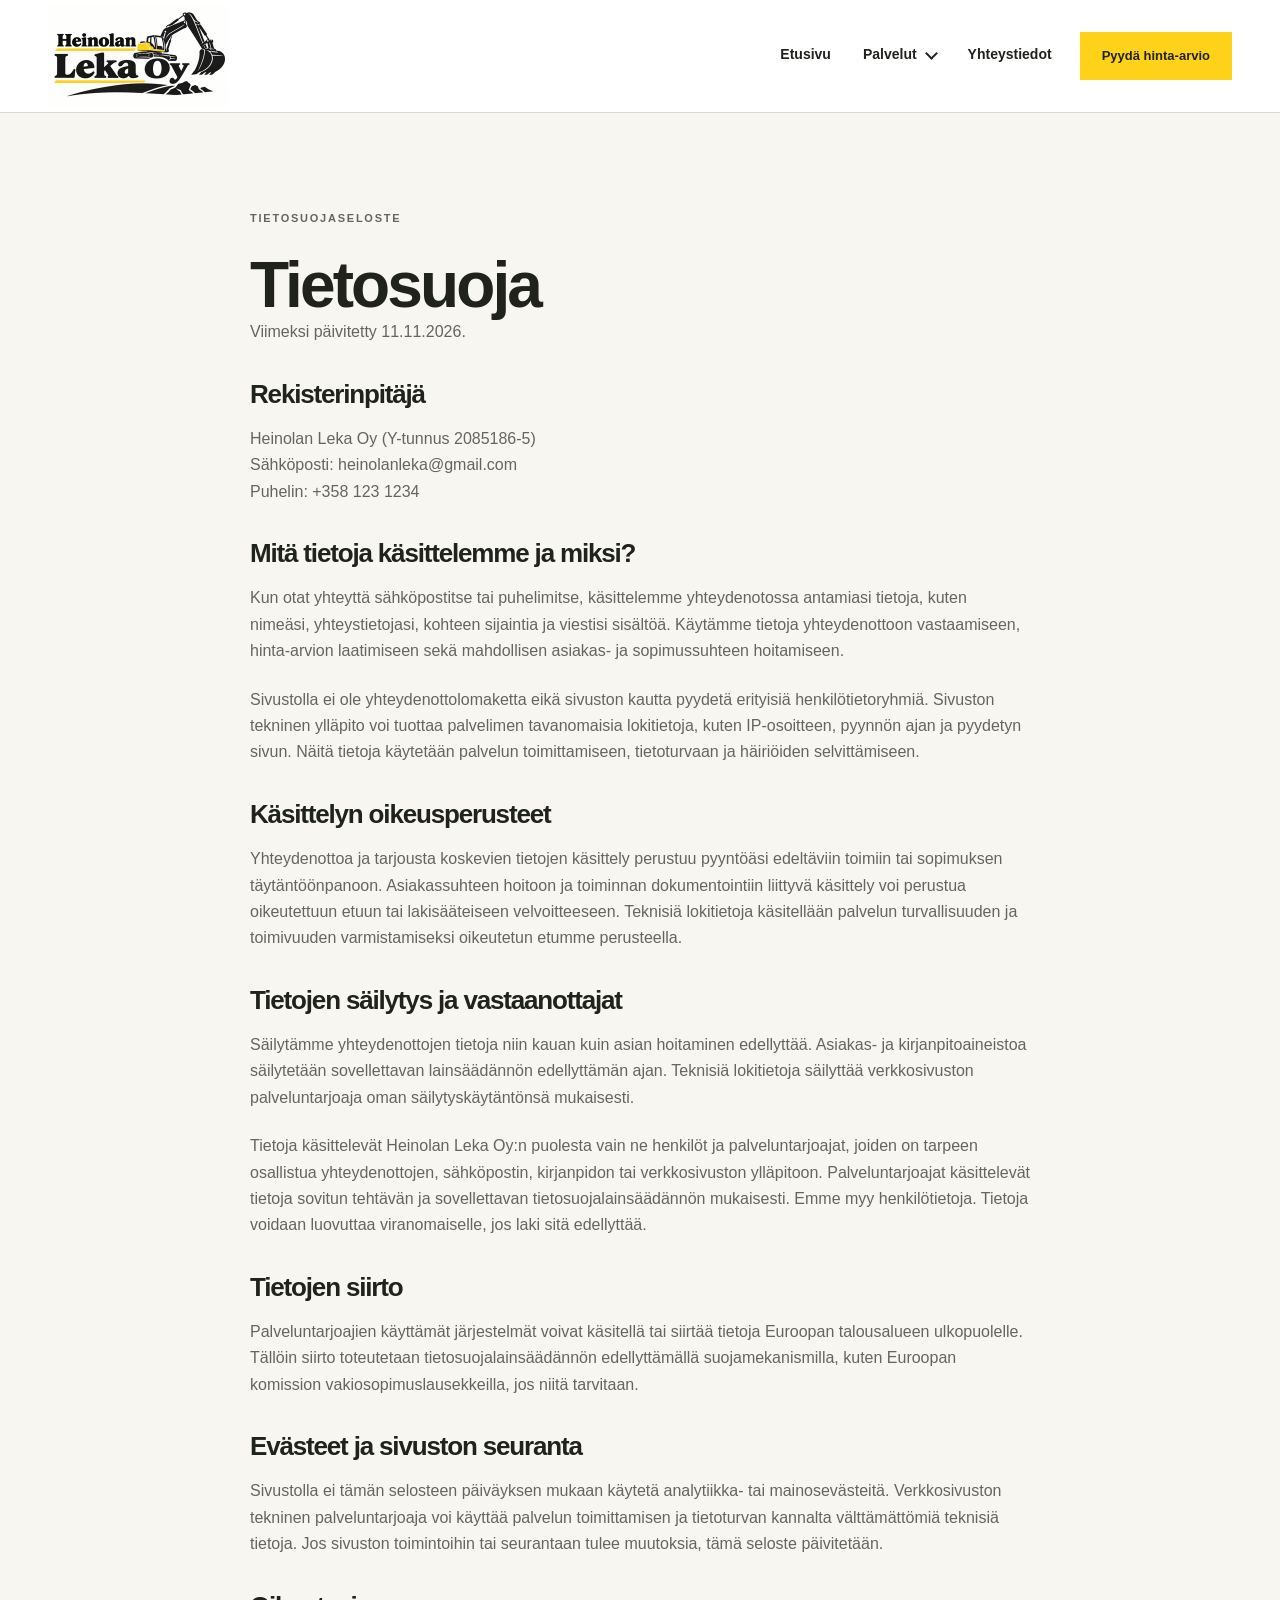
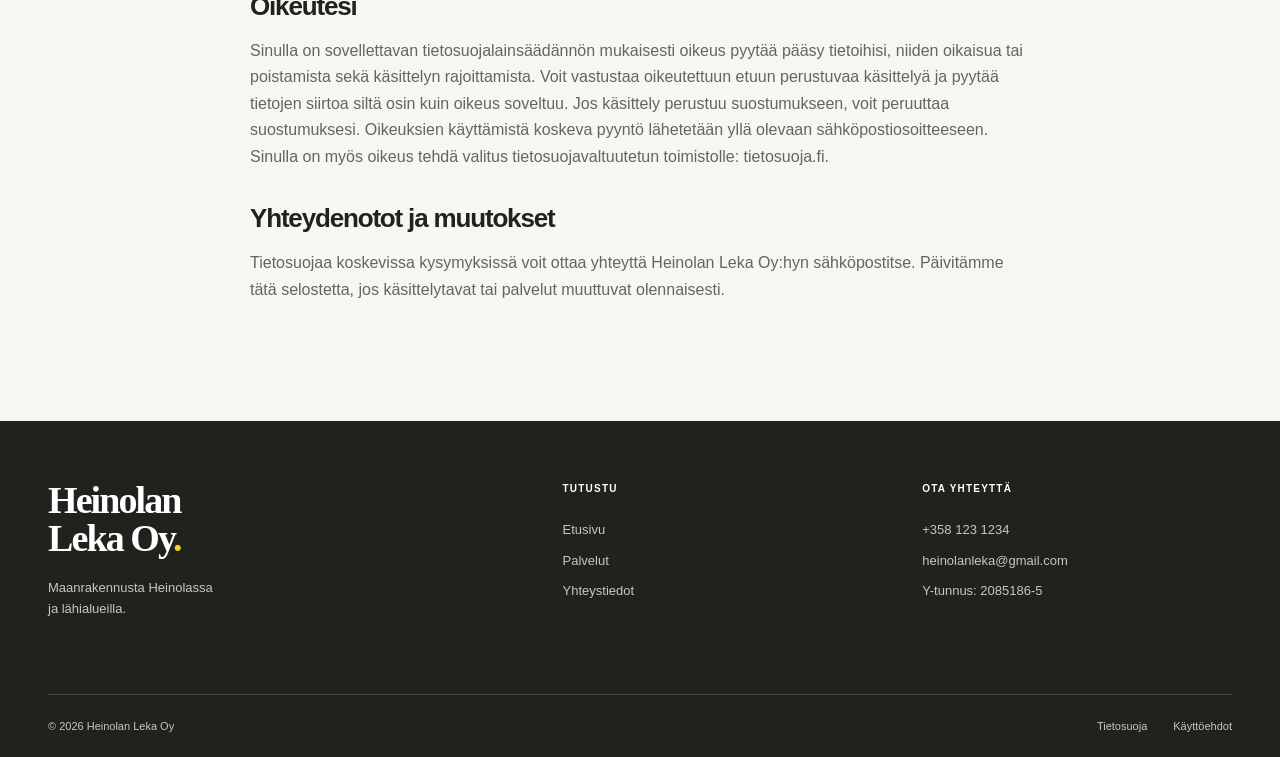
<file: tietosuoja.html>
<!doctype html>
<html lang="fi">
  <head>
    <meta charset="UTF-8">
    <meta name="viewport" content="width=device-width, initial-scale=1">
    <link rel="icon" type="image/png" sizes="16x16" href="/assets/web/favicon-16x16.png">
    <link rel="icon" type="image/png" sizes="32x32" href="/assets/web/favicon-32x32.png">
    <link rel="icon" href="/assets/web/favicon.ico">
    <link rel="apple-touch-icon" sizes="180x180" href="/assets/web/apple-touch-icon.png">
    <link rel="manifest" href="/assets/web/site.webmanifest">
    <meta name="description" content="Heinolan Leka Oy:n tietosuojaseloste: miten käsittelemme verkkosivuston yhteydessä saatuja henkilötietoja.">
    <meta name="theme-color" content="#ffd21a">
    <title>Tietosuojaseloste | Heinolan Leka Oy</title>
    <link rel="canonical" href="https://heinolanleka.fi/tietosuoja.html">
    <meta property="og:type" content="website">
    <meta property="og:locale" content="fi_FI">
    <meta property="og:site_name" content="Heinolan Leka Oy">
    <meta property="og:title" content="Tietosuojaseloste | Heinolan Leka Oy">
    <meta property="og:description" content="Tietoa Heinolan Leka Oy:n yhteydenottoihin ja verkkosivustoon liittyvästä henkilötietojen käsittelystä.">
    <meta property="og:url" content="https://heinolanleka.fi/tietosuoja.html">
    <meta property="og:image" content="https://heinolanleka.fi/assets/web/kalusto-1280.webp">
    <meta property="og:image:width" content="1280">
    <meta property="og:image:height" content="960">
    <meta property="og:image:alt" content="Heinolan Leka Oy">
    <meta name="twitter:card" content="summary_large_image">
    <meta name="twitter:title" content="Tietosuojaseloste | Heinolan Leka Oy">
    <meta name="twitter:description" content="Tietoa Heinolan Leka Oy:n yhteydenottoihin ja verkkosivustoon liittyvästä henkilötietojen käsittelystä.">
    <meta name="twitter:image" content="https://heinolanleka.fi/assets/web/kalusto-1280.webp">
    <link rel="stylesheet" href="styles.css">
    <script src="navigation.js" defer></script>
  </head>
  <body>
    <a class="skip-link" href="#sisalto">Siirry sisältöön</a>
    <header>
      <div class="container navigation">
        <a class="brand" href="index.html" aria-label="Heinolan Leka Oy, etusivu">
          <img src="assets/web/logo-360.webp" srcset="assets/web/logo-360.webp 360w, assets/web/logo-720.webp 720w" sizes="(max-width: 700px) 135px, 180px" alt="Heinolan Leka Oy" width="720" height="480">
        </a>
        <button class="menu-toggle" type="button" aria-expanded="false" aria-controls="paavalikko" hidden>
          <span class="menu-icon" aria-hidden="true"><span></span><span></span><span></span></span>
          <span class="menu-label">Valikko</span>
        </button>
        <nav id="paavalikko" aria-label="Päänavigaatio">
          <a href="index.html">Etusivu</a>
          <details class="services-dropdown">
            <summary>Palvelut</summary>
            <div class="services-menu">
              <a href="palvelut.html">Kaikki palvelut</a>
              <a href="palvelut.html#maanrakennus">Maanrakennus</a>
              <a href="palvelut.html#koneurakointi">Kaivinkone&shy;urakointi</a>
              <a href="palvelut.html#pihatyot">Piha- ja ympäristötyöt</a>
              <a href="palvelut.html#vesi-ja-viemarityot">Vesi- ja viemärityöt</a>
              <a href="palvelut.html#asfaltoinnit">Asfaltoinnit</a>
              <a href="palvelut.html#rakennustyot">Rakennusalan työt, valut ja muuraukset</a>
              <a href="palvelut.html#maa-ainesten-kuljetukset">Maa-ainesten kuljetukset</a>
            </div>
          </details>
          <a href="yhteystiedot.html">Yhteystiedot</a>
          <a class="button nav-cta" href="yhteystiedot.html">Pyydä hinta-arvio</a>
        </nav>
      </div>
    </header>
    <main id="sisalto">
      <section>
        <div class="container legal-page">
          <p class="eyebrow">TIETOSUOJASELOSTE</p>
          <h1>Tietosuoja</h1>
          <p>Viimeksi päivitetty 11.11.2026.</p>
          <h2>Rekisterinpitäjä</h2>
          <p>Heinolan Leka Oy (Y-tunnus 2085186-5)<br>Sähköposti: <a href="mailto:heinolanleka@gmail.com">heinolanleka@gmail.com</a><br>Puhelin: <a href="tel:+3581231234">+358 123 1234</a></p>
          <h2>Mitä tietoja käsittelemme ja miksi?</h2>
          <p>Kun otat yhteyttä sähköpostitse tai puhelimitse, käsittelemme yhteydenotossa antamiasi tietoja, kuten nimeäsi, yhteystietojasi, kohteen sijaintia ja viestisi sisältöä. Käytämme tietoja yhteydenottoon vastaamiseen, hinta-arvion laatimiseen sekä mahdollisen asiakas- ja sopimussuhteen hoitamiseen.</p>
          <p>Sivustolla ei ole yhteydenottolomaketta eikä sivuston kautta pyydetä erityisiä henkilötietoryhmiä. Sivuston tekninen ylläpito voi tuottaa palvelimen tavanomaisia lokitietoja, kuten IP-osoitteen, pyynnön ajan ja pyydetyn sivun. Näitä tietoja käytetään palvelun toimittamiseen, tietoturvaan ja häiriöiden selvittämiseen.</p>
          <h2>Käsittelyn oikeusperusteet</h2>
          <p>Yhteydenottoa ja tarjousta koskevien tietojen käsittely perustuu pyyntöäsi edeltäviin toimiin tai sopimuksen täytäntöönpanoon. Asiakassuhteen hoitoon ja toiminnan dokumentointiin liittyvä käsittely voi perustua oikeutettuun etuun tai lakisääteiseen velvoitteeseen. Teknisiä lokitietoja käsitellään palvelun turvallisuuden ja toimivuuden varmistamiseksi oikeutetun etumme perusteella.</p>
          <h2>Tietojen säilytys ja vastaanottajat</h2>
          <p>Säilytämme yhteydenottojen tietoja niin kauan kuin asian hoitaminen edellyttää. Asiakas- ja kirjanpitoaineistoa säilytetään sovellettavan lainsäädännön edellyttämän ajan. Teknisiä lokitietoja säilyttää verkkosivuston palveluntarjoaja oman säilytyskäytäntönsä mukaisesti.</p>
          <p>Tietoja käsittelevät Heinolan Leka Oy:n puolesta vain ne henkilöt ja palveluntarjoajat, joiden on tarpeen osallistua yhteydenottojen, sähköpostin, kirjanpidon tai verkkosivuston ylläpitoon. Palveluntarjoajat käsittelevät tietoja sovitun tehtävän ja sovellettavan tietosuojalainsäädännön mukaisesti. Emme myy henkilötietoja. Tietoja voidaan luovuttaa viranomaiselle, jos laki sitä edellyttää.</p>
          <h2>Tietojen siirto</h2>
          <p>Palveluntarjoajien käyttämät järjestelmät voivat käsitellä tai siirtää tietoja Euroopan talousalueen ulkopuolelle. Tällöin siirto toteutetaan tietosuojalainsäädännön edellyttämällä suojamekanismilla, kuten Euroopan komission vakiosopimuslausekkeilla, jos niitä tarvitaan.</p>
          <h2>Evästeet ja sivuston seuranta</h2>
          <p>Sivustolla ei tämän selosteen päiväyksen mukaan käytetä analytiikka- tai mainosevästeitä. Verkkosivuston tekninen palveluntarjoaja voi käyttää palvelun toimittamisen ja tietoturvan kannalta välttämättömiä teknisiä tietoja. Jos sivuston toimintoihin tai seurantaan tulee muutoksia, tämä seloste päivitetään.</p>
          <h2>Oikeutesi</h2>
          <p>Sinulla on sovellettavan tietosuojalainsäädännön mukaisesti oikeus pyytää pääsy tietoihisi, niiden oikaisua tai poistamista sekä käsittelyn rajoittamista. Voit vastustaa oikeutettuun etuun perustuvaa käsittelyä ja pyytää tietojen siirtoa siltä osin kuin oikeus soveltuu. Jos käsittely perustuu suostumukseen, voit peruuttaa suostumuksesi. Oikeuksien käyttämistä koskeva pyyntö lähetetään yllä olevaan sähköpostiosoitteeseen. Sinulla on myös oikeus tehdä valitus tietosuojavaltuutetun toimistolle: <a href="https://tietosuoja.fi/ilmoitus-tietosuojavaltuutetulle">tietosuoja.fi</a>.</p>
          <h2>Yhteydenotot ja muutokset</h2>
          <p>Tietosuojaa koskevissa kysymyksissä voit ottaa yhteyttä Heinolan Leka Oy:hyn sähköpostitse. Päivitämme tätä selostetta, jos käsittelytavat tai palvelut muuttuvat olennaisesti.</p>
        </div>
      </section>
    </main>
    <footer>
      <div class="container footer-main">
        <div><a class="footer-brand" href="index.html">Heinolan<br>Leka Oy<span>.</span></a><p>Maanrakennusta Heinolassa<br>ja lähialueilla.</p></div>
        <div><p class="footer-label">TUTUSTU</p><a href="index.html">Etusivu</a><a href="palvelut.html">Palvelut</a><a href="yhteystiedot.html">Yhteystiedot</a></div>
        <div><p class="footer-label">OTA YHTEYTTÄ</p><a href="tel:+3581231234">+358 123 1234</a><a href="mailto:heinolanleka@gmail.com">heinolanleka@gmail.com</a><p>Y-tunnus: 2085186-5</p></div>
      </div>
      <div class="container footer-bottom"><span>© 2026 Heinolan Leka Oy</span><div><a href="tietosuoja.html" aria-current="page">Tietosuoja</a><a href="kayttoehdot.html">Käyttöehdot</a></div></div>
    </footer>
  </body>
</html>
</file>
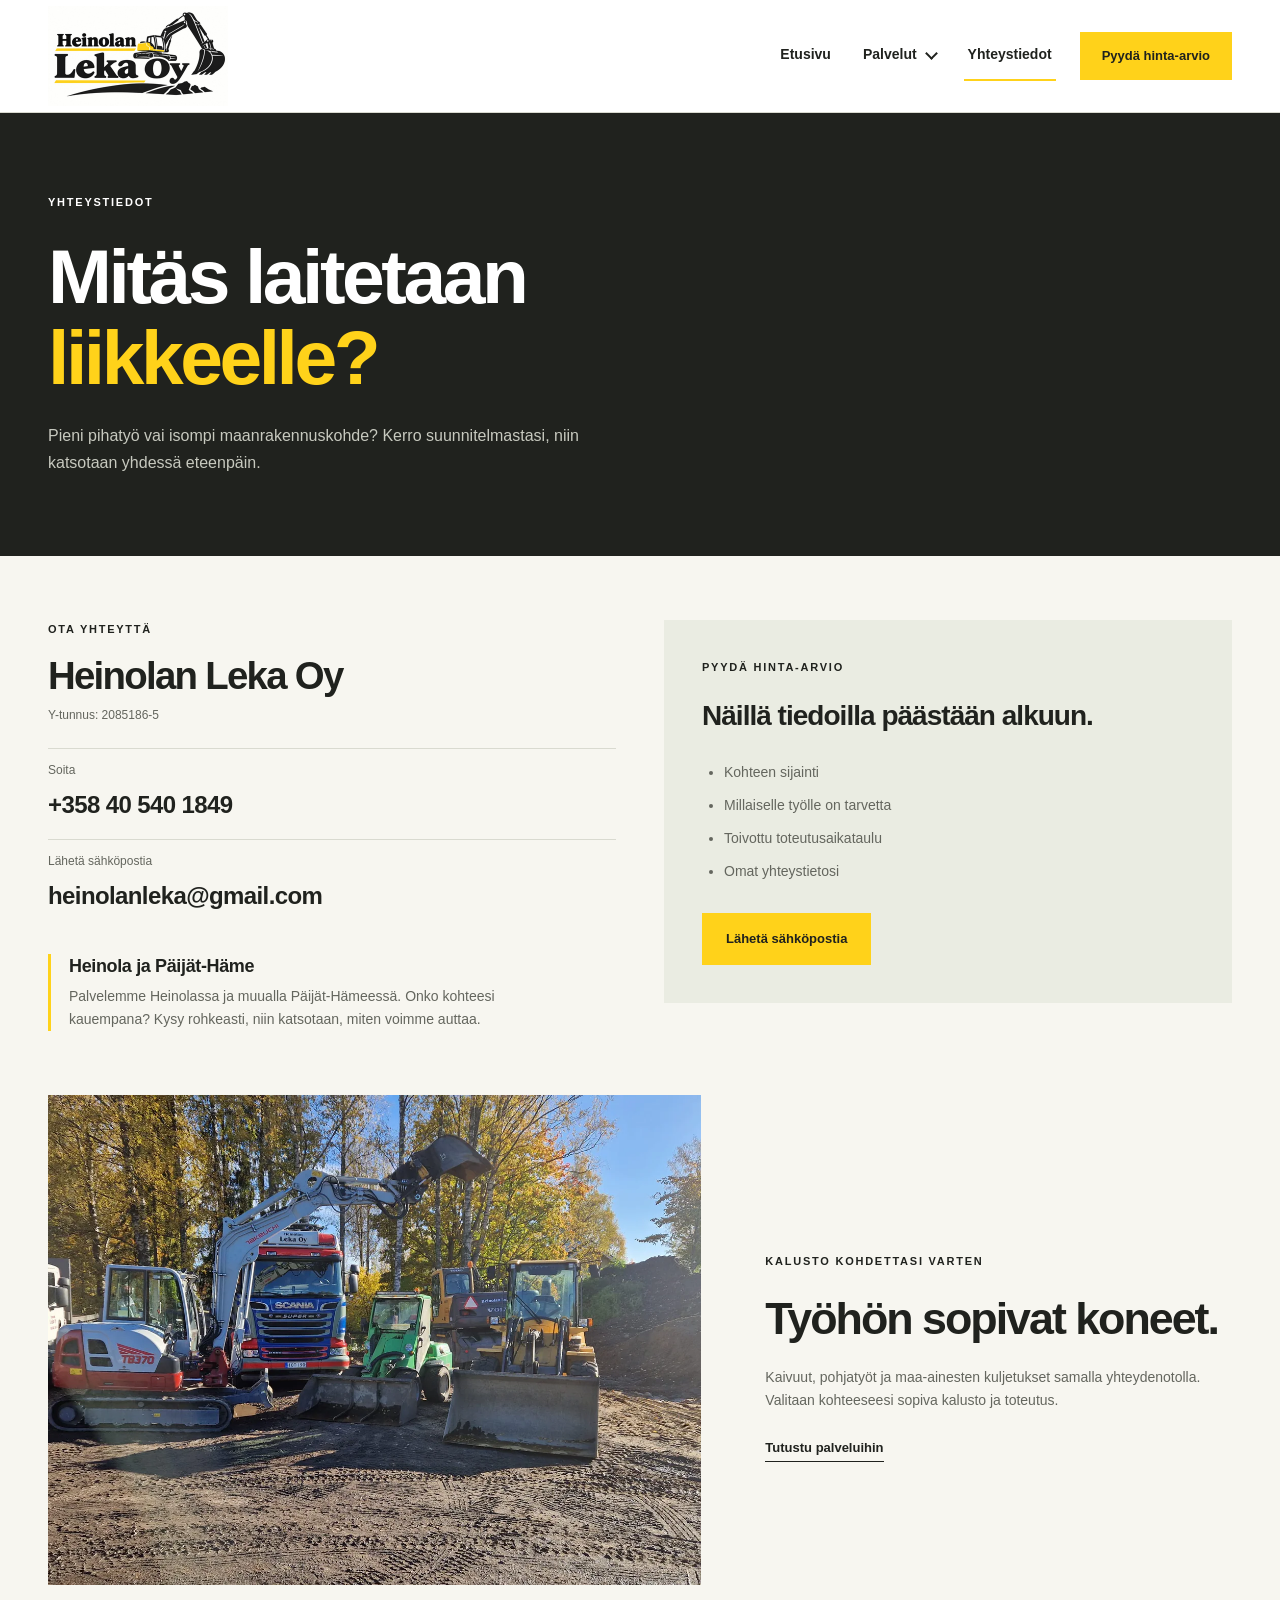
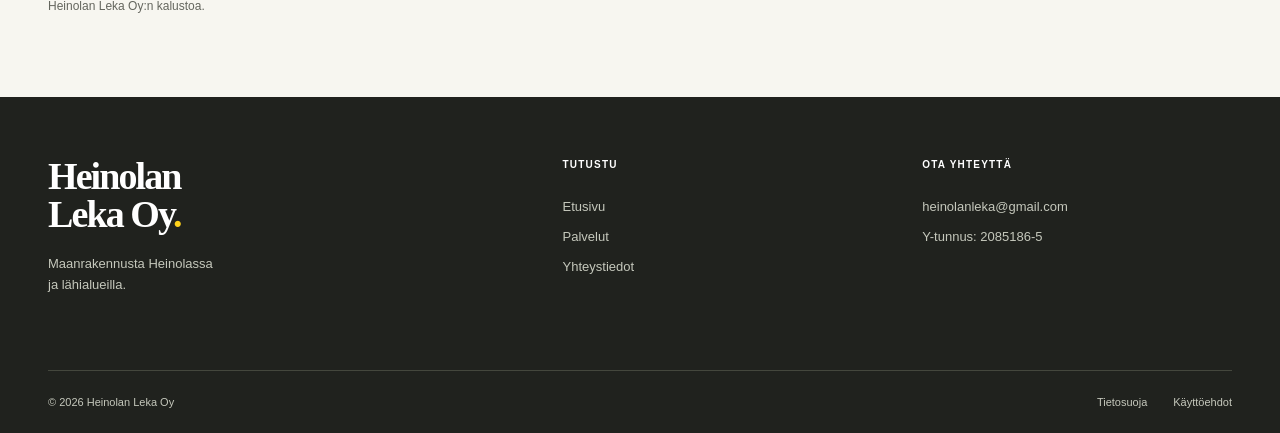
<file: yhteystiedot.html>
<!doctype html>
<html lang="fi">
  <head>
    <meta charset="UTF-8">
    <meta name="viewport" content="width=device-width, initial-scale=1">
    <link rel="icon" type="image/png" sizes="16x16" href="/assets/web/favicon-16x16.png">
    <link rel="icon" type="image/png" sizes="32x32" href="/assets/web/favicon-32x32.png">
    <link rel="icon" href="/assets/web/favicon.ico">
    <link rel="apple-touch-icon" sizes="180x180" href="/assets/web/apple-touch-icon.png">
    <link rel="manifest" href="/assets/web/site.webmanifest">
    <meta name="description" content="Pyydä hinta-arvio maanrakennus- tai pihatöihin Heinolassa ja Päijät-Hämeessä. Heinolan Leka Oy: +358 123 1234, heinolanleka@gmail.com.">
    <meta name="theme-color" content="#ffd21a">
    <title>Yhteystiedot ja hinta-arvio | Heinolan Leka Oy, Heinola</title>
    <link rel="canonical" href="https://heinolanleka.fi/yhteystiedot.html">
    <meta property="og:type" content="website">
    <meta property="og:locale" content="fi_FI">
    <meta property="og:site_name" content="Heinolan Leka Oy">
    <meta property="og:title" content="Yhteystiedot ja hinta-arvio | Heinolan Leka Oy, Heinola">
    <meta property="og:description" content="Pyydä hinta-arvio maanrakennus- tai pihatöihin Heinolassa ja Päijät-Hämeessä. Heinolan Leka Oy: +358 123 1234, heinolanleka@gmail.com.">
    <meta property="og:url" content="https://heinolanleka.fi/yhteystiedot.html">
    <meta property="og:image" content="https://heinolanleka.fi/assets/web/kalusto-1280.webp">
    <meta property="og:image:width" content="1280">
    <meta property="og:image:height" content="960">
    <meta property="og:image:alt" content="Heinolan Leka Oy">
    <meta name="twitter:card" content="summary_large_image">
    <meta name="twitter:title" content="Yhteystiedot ja hinta-arvio | Heinolan Leka Oy, Heinola">
    <meta name="twitter:description" content="Pyydä hinta-arvio maanrakennus- tai pihatöihin Heinolassa ja Päijät-Hämeessä. Heinolan Leka Oy: +358 123 1234, heinolanleka@gmail.com.">
    <meta name="twitter:image" content="https://heinolanleka.fi/assets/web/kalusto-1280.webp">
    <link rel="stylesheet" href="styles.css">
    <script src="navigation.js" defer></script>
  </head>
  <body>
    <a class="skip-link" href="#sisalto">Siirry sisältöön</a>

    <header>
      <div class="container navigation">
        <a class="brand" href="index.html" aria-label="Heinolan Leka Oy, etusivu">
          <img src="assets/web/logo-360.webp" srcset="assets/web/logo-360.webp 360w, assets/web/logo-720.webp 720w" sizes="(max-width: 700px) 135px, 180px" alt="Heinolan Leka Oy" width="720" height="480">
        </a>
        <button class="menu-toggle" type="button" aria-expanded="false" aria-controls="paavalikko" hidden>
          <span class="menu-icon" aria-hidden="true"><span></span><span></span><span></span></span>
          <span class="menu-label">Valikko</span>
        </button>
        <nav id="paavalikko" aria-label="Päänavigaatio">
          <a href="index.html">Etusivu</a>
          <details class="services-dropdown">
            <summary>Palvelut</summary>
            <div class="services-menu">
              <a href="palvelut.html">Kaikki palvelut</a>
              <a href="palvelut.html#maanrakennus">Maanrakennus</a>
              <a href="palvelut.html#koneurakointi">Kaivinkone&shy;urakointi</a>
              <a href="palvelut.html#pihatyot">Piha- ja ympäristötyöt</a>
              <a href="palvelut.html#vesi-ja-viemarityot">Vesi- ja viemärityöt</a>
              <a href="palvelut.html#asfaltoinnit">Asfaltoinnit</a>
              <a href="palvelut.html#rakennustyot">Rakennusalan työt, valut ja muuraukset</a>
              <a href="palvelut.html#maa-ainesten-kuljetukset">Maa-ainesten kuljetukset</a>
            </div>
          </details>
          <a href="yhteystiedot.html" aria-current="page">Yhteystiedot</a>
          <a class="button nav-cta" href="yhteystiedot.html">Pyydä hinta-arvio</a>
        </nav>
      </div>
    </header>
    <main id="sisalto">

      <section class="page-heading">
        <div class="container">
          <p class="eyebrow">YHTEYSTIEDOT</p>
          <h1>Mitäs laitetaan<br><span>liikkeelle?</span></h1>
          <p>Pieni pihatyö vai isompi maanrakennuskohde? Kerro suunnitelmastasi, niin katsotaan yhdessä eteenpäin.</p>
        </div>
      </section>
      <section class="contact-section">

        <div class="container contact-grid">
          <div class="contact-info">
            <p class="eyebrow">OTA YHTEYTTÄ</p>
            <h2>Heinolan Leka Oy</h2>
            <p class="business-id">Y-tunnus: 2085186-5</p>
            <dl class="contact-methods">
              <div>
                <dt>Soita</dt>
                <dd><a href="tel:+358405401849">+358 40 540 1849</a></dd>
              </div>
              <div>
                <dt>Lähetä sähköpostia</dt>
                <dd><a href="mailto:heinolanleka@gmail.com">heinolanleka@gmail.com</a></dd>
              </div>
            </dl>
            <div class="contact-area">
              <h3>Heinola ja Päijät-Häme</h3>
              <p>Palvelemme Heinolassa ja muualla Päijät-Hämeessä. Onko kohteesi kauempana? Kysy rohkeasti, niin katsotaan, miten voimme auttaa.</p>
            </div>
          </div>
          <div class="contact-guide">
            <p class="eyebrow">PYYDÄ HINTA-ARVIO</p>
            <h3>Näillä tiedoilla päästään alkuun.</h3>
            <ul>
              <li>Kohteen sijainti</li>
              <li>Millaiselle työlle on tarvetta</li>
              <li>Toivottu toteutusaikataulu</li>
              <li>Omat yhteystietosi</li>
            </ul>
            <a class="button" href="mailto:heinolanleka@gmail.com?subject=Hinta-arviopyynt%C3%B6">Lähetä sähköpostia</a>
          </div>
        </div>
      </section>
      <section class="contact-visual">
        <div class="container contact-visual-grid">
          <figure>
            <img src="assets/web/kalusto-1280.webp" srcset="assets/web/kalusto-640.webp 640w, assets/web/kalusto-1280.webp 1280w" sizes="(max-width: 900px) calc(100vw - 48px), 55vw" alt="Heinolan Leka Oy:n kaivinkoneet, kuorma-auto ja muu maanrakennuskalusto" width="1280" height="960" loading="lazy">
            <figcaption>Heinolan Leka Oy:n kalustoa.</figcaption>
          </figure>
          <div>
            <p class="eyebrow">KALUSTO KOHDETTASI VARTEN</p>
            <h2>Työhön sopivat koneet.</h2>
            <p>Kaivuut, pohjatyöt ja maa-ainesten kuljetukset samalla yhteydenotolla. Valitaan kohteeseesi sopiva kalusto ja toteutus.</p>
            <a class="text-link" href="palvelut.html">Tutustu palveluihin</a>
          </div>
        </div>
      </section>
    </main>

    <footer>

      <div class="container footer-main">
        <div>
          <a class="footer-brand" href="index.html">Heinolan<br>Leka Oy<span>.</span></a>
          <p>Maanrakennusta Heinolassa<br>ja lähialueilla.</p>
        </div>
        <div>
          <p class="footer-label">TUTUSTU</p>
          <a href="index.html">Etusivu</a>
          <a href="palvelut.html">Palvelut</a>
          <a href="yhteystiedot.html">Yhteystiedot</a>
        </div>
        <div>
          <p class="footer-label">OTA YHTEYTTÄ</p>
          <a href="mailto:heinolanleka@gmail.com">heinolanleka@gmail.com</a>
          <p>Y-tunnus: 2085186-5</p>
        </div>
      </div>

      <div class="container footer-bottom">
        <span>© 2026 Heinolan Leka Oy</span>
        <div>
          <a href="tietosuoja.html">Tietosuoja</a>
          <a href="kayttoehdot.html">Käyttöehdot</a>
        </div>
      </div>
    </footer>
  </body>
</html>
</file>
<file: styles.css>
:root{--yellow:#ffd21a;--ink:#20221e;--paper:#f7f6f0;--muted:#64665e;--line:#d9dad0}*{box-sizing:border-box}html{scroll-behavior:smooth;scroll-padding-top:24px}body{margin:0;background:var(--paper);color:var(--ink);font:16px/1.65 Arial,Helvetica,sans-serif}a{color:inherit;text-decoration:none}img{display:block;max-width:100%}p{margin:0 0 22px}h1,h2,h3{margin:0;font-weight:800;line-height:1.05;letter-spacing:-.045em}h1{font-size:clamp(54px,6.7vw,102px)}h2{font-size:clamp(36px,4vw,58px)}h3{font-size:26px;letter-spacing:-.035em}.container{width:min(1240px,calc(100% - 96px));margin-inline:auto}section{padding:96px 0}.eyebrow{font-size:11px;font-weight:700;letter-spacing:.16em;margin-bottom:25px}.button{display:inline-flex;align-items:center;justify-content:space-between;gap:32px;padding:17px 24px;background:var(--yellow);color:var(--ink);font-size:13px;font-weight:700;line-height:1.4;transition:background .2s,transform .2s}.button:hover{background:#edbf00;transform:translateY(-2px)}.button.dark{background:var(--ink);color:white}.button.dark:hover{background:#3c4036}.text-link{font-size:13px;font-weight:700;border-bottom:1px solid;padding-bottom:6px}.text-link:hover{color:#706000}a:focus-visible{outline:3px solid #937700;outline-offset:5px}.skip-link{position:fixed;top:-80px;left:12px;z-index:10;padding:12px;background:var(--yellow)}.skip-link:focus{top:12px}header{background:#fff;border-bottom:1px solid var(--line)}.navigation{display:flex;align-items:center;justify-content:space-between;min-height:112px;gap:28px}.brand{width:180px;height:100px;overflow:hidden;display:flex;align-items:center}.brand img{width:180px;height:120px;object-fit:contain}.navigation nav{display:flex;gap:36px;margin-left:auto;margin-right:34px;font-size:13px;font-weight:700}.navigation nav a{padding:12px 0;border-bottom:2px solid transparent}.navigation nav a:hover,.navigation nav a[aria-current]{border-color:var(--yellow)}.hero{display:grid;grid-template-columns:1fr 1fr;padding:0;background:var(--ink);color:white}.hero-copy{padding:64px 48px 24px max(48px,calc((100vw - 1240px)/2));display:flex;flex-direction:column}.hero h1 span{color:var(--yellow)}.hero-description{max-width:405px;font-size:16px;color:#c7c9bf;margin:28px 0}.hero-actions{display:flex;align-items:center;gap:27px;margin-bottom:56px}.hero-actions .text-link:hover{color:var(--yellow)}.hero-footnote{border-top:1px solid #46483f;padding-top:19px;display:flex;justify-content:space-between;gap:15px;font-size:8px;letter-spacing:.12em;color:#c0c3b6;margin-top:auto}.hero-photo{position:relative;min-height:660px;overflow:hidden}.hero-photo>img{width:100%;height:100%;position:absolute;object-fit:cover;object-position:56% center}.photo-caption{position:absolute;bottom:24px;left:24px;right:24px;display:flex;justify-content:space-between;gap:16px;background:var(--yellow);padding:16px 18px;font-size:9px;color:var(--ink);font-weight:700;letter-spacing:.07em}.service-strip{background:var(--yellow);padding:22px 0}.service-strip .container{display:flex;align-items:center;justify-content:space-between;gap:20px;font-size:14px;font-weight:700}.section-heading{display:flex;justify-content:space-between;align-items:flex-end;gap:60px;margin-bottom:45px}.section-heading>p{max-width:340px;color:var(--muted);font-size:14px;margin:0 0 5px}.service-grid{display:grid;grid-template-columns:repeat(3,1fr);border:1px solid var(--line)}.service-card{padding:30px;display:flex;flex-direction:column;transition:background .2s}.service-card+.service-card{border-left:1px solid var(--line)}.service-card:hover{background:#eeede3}.service-card h3{max-width:250px;min-height:56px}.service-card p{color:var(--muted);font-size:14px;margin:20px 0 30px}.card-link{margin-top:auto;font-size:12px;font-weight:700;display:flex;justify-content:space-between}.about{background:#eaece2}.about-grid{display:grid;grid-template-columns:1fr 1fr;gap:80px;align-items:center}.equipment-photo{position:relative;height:540px}.equipment-photo img{height:100%;width:100%;object-fit:cover}.equipment-photo>span{position:absolute;bottom:0;left:0;padding:15px 20px;background:var(--yellow);font-size:10px;letter-spacing:.08em;font-weight:700}.about-grid h2{margin-bottom:25px}.about-grid>div>p:not(.eyebrow){color:var(--muted);font-size:14px}.principle{display:flex;gap:22px;border-top:1px solid #ccd0c1;padding-top:20px;margin-bottom:10px}.principle h3{font-size:17px;letter-spacing:-.02em;margin-bottom:8px}.principle p{font-size:13px;color:var(--muted)}.cta{background:var(--yellow);padding:72px 0}.cta .container{display:grid;grid-template-columns:1.2fr 1fr;gap:70px;align-items:center}.cta p:not(.eyebrow){font-size:15px}.cta .eyebrow{margin-bottom:18px}footer{background:var(--ink);color:#c5c8bc;padding:60px 0 0;font-size:13px}.footer-main{display:grid;grid-template-columns:1.5fr 1fr 1fr;gap:50px;padding-bottom:52px}.footer-brand{font-family:Georgia,serif;font-size:38px;font-weight:bold;color:white;line-height:1;letter-spacing:-.05em;margin-bottom:20px!important}.footer-brand span{color:var(--yellow)}.footer-main a{display:block;margin-bottom:9px}.footer-main a:hover{color:var(--yellow)}.footer-label{font-size:10px;letter-spacing:.12em;color:#fff;font-weight:700}.footer-bottom{border-top:1px solid #44473d;padding-block:22px;display:flex;justify-content:space-between;font-size:11px}.footer-bottom div{display:flex;gap:26px}.page-heading{background:var(--ink);color:white;padding:80px 0}.page-heading h1{font-size:clamp(50px,6vw,82px)}.page-heading h1 span{color:var(--yellow)}.page-heading>.container>p:last-child{max-width:540px;margin:26px 0 0;color:#c7c9bf}.details{padding:25px 0 70px}.detail-row{display:grid;grid-template-columns:1.8fr 1fr;gap:35px;padding:65px 0;border-bottom:1px solid var(--line);scroll-margin-top:20px}.detail-row h2{font-size:36px;margin-bottom:22px}.detail-row p{color:var(--muted);max-width:570px}.detail-row ul{list-style:none;padding:0;margin:0 0 0 25px}.detail-row li{padding:12px 0;border-bottom:1px solid var(--line);font-size:14px}.contact-grid{display:grid;grid-template-columns:1fr 1fr;gap:85px}.contact-email{display:flex;justify-content:space-between;gap:15px;font-size:clamp(18px,2.3vw,30px);border-bottom:1px solid var(--line);padding:35px 0 22px;letter-spacing:-.035em}.contact-email:hover{color:#746000}.area{margin-top:26px;font-size:14px}.contact-guide{background:#eaece2;padding:38px}.contact-guide h3{font-size:28px}.contact-guide ul{padding-left:22px;color:var(--muted);font-size:14px;margin:25px 0}.contact-guide li{padding:5px 0}.contact-photo{height:350px}.contact-photo img{width:100%;height:100%;object-fit:cover;object-position:center 57%}.legal-page{max-width:780px}.legal-page h1{font-size:clamp(38px,6vw,64px);overflow-wrap:anywhere}.legal-page h2{font-size:26px;margin:35px 0 18px}.legal-page p{color:var(--muted)}
@media(min-width:1600px){.hero-copy{padding-right:80px}.hero-photo{min-height:740px}}
@media(max-width:1000px){.container{width:calc(100% - 48px)}.navigation nav{gap:22px;margin-right:0}.hero-copy{padding:45px 26px 24px}.hero h1{font-size:70px}.hero-photo{min-height:630px}.hero-actions{align-items:flex-start;flex-direction:column;gap:22px}.hero-footnote{flex-direction:column;gap:5px}.about-grid{gap:40px}.service-card{padding:24px}.service-card h3{font-size:24px}.contact-grid{gap:35px}}
@media(max-width:700px){section{padding:60px 0}.container{width:calc(100% - 36px)}.navigation{min-height:0;gap:12px;flex-wrap:wrap;padding-top:4px}.brand{width:135px;height:83px}.brand img{width:135px;height:90px}.navigation .nav-cta{order:1;padding:12px 16px;font-size:12px;gap:18px}.navigation nav{order:2;flex-basis:100%;justify-content:space-between;margin:0;gap:20px;border-top:1px solid var(--line);font-size:12px}.navigation nav a{padding:12px 0}.hero{grid-template-columns:1fr}.hero-copy{padding:38px 22px 22px}.hero h1{font-size:clamp(58px,13vw,82px)}.hero-description{max-width:390px;font-size:15px;margin:24px 0}.hero-actions{flex-direction:row;align-items:center;gap:20px;margin-bottom:35px}.hero-actions .button{padding:15px 18px;gap:20px}.hero-actions .text-link{font-size:12px}.hero-footnote{flex-direction:row;font-size:7px;gap:10px}.hero-photo{min-height:340px}.photo-caption{left:18px;right:18px;bottom:18px;font-size:8px;padding:13px}.service-strip{padding:17px 0}.service-strip .container{gap:10px;flex-wrap:wrap;justify-content:center;font-size:10px}.section-heading{display:block;margin-bottom:30px}.section-heading>p{margin-top:24px;max-width:100%}.service-grid{grid-template-columns:1fr}.service-card+.service-card{border-left:0;border-top:1px solid var(--line)}.service-card h3{min-height:0;max-width:none;font-size:28px}.service-card p{margin:18px 0 24px}.about-grid{grid-template-columns:1fr;gap:35px}.equipment-photo{height:330px}.cta .container{grid-template-columns:1fr;gap:28px}.cta{padding:52px 0}.footer-main{grid-template-columns:1fr 1fr;gap:30px}.footer-main>div:first-child{grid-column:1/-1}.footer-main>div:last-child{overflow-wrap:anywhere}.footer-bottom{gap:15px;flex-wrap:wrap}.page-heading{padding:54px 0}.detail-row{grid-template-columns:1fr;gap:15px;padding:40px 0}.detail-row h2{font-size:29px;overflow-wrap:anywhere}.detail-row ul{grid-column:1;margin:12px 0 0}.contact-grid{grid-template-columns:1fr;gap:40px}.contact-guide{padding:28px}.contact-photo{height:260px}.eyebrow{font-size:10px;margin-bottom:20px}}
@media(prefers-reduced-motion:reduce){html{scroll-behavior:auto}*,*:before,*:after{transition:none!important}}

.service-strip .container{justify-content:center;gap:clamp(24px,7vw,110px)}
.service-grid{border:0;gap:24px}
.service-card{padding:0 0 26px;border-bottom:1px solid var(--line)}
.service-card+.service-card{border-left:0}
.service-card-photo{width:100%;height:auto;aspect-ratio:4/3;object-fit:cover;object-position:center 48%;margin-bottom:28px}
.service-card h3,.service-card p,.service-card .card-link{margin-left:20px;margin-right:20px}
.card-link{text-decoration:underline;text-underline-offset:5px}
.detail-row{grid-template-columns:1fr 1fr;gap:64px;align-items:center}
.detail-row>div{min-width:0}
.detail-row ul{margin:28px 0 0;max-width:570px}
.detail-photo{width:100%;height:auto;aspect-ratio:4/5;object-fit:cover;max-height:580px}
.detail-row:nth-child(even) .detail-photo{grid-column:1;grid-row:1}
.detail-row:nth-child(even)>div{grid-column:2;grid-row:1}
.equipment-photo img{object-position:center 48%}
.yard-photo{object-position:center 24%}
@media(max-width:1000px){.detail-row{gap:32px}.service-grid{gap:16px}.service-card h3,.service-card p,.service-card .card-link{margin-left:12px;margin-right:12px}}
@media(max-width:700px){.service-strip .container{gap:8px 22px}.service-grid{gap:30px}.service-card+.service-card{border-top:0}.service-card-photo{aspect-ratio:4/3;margin-bottom:24px}.detail-row{grid-template-columns:1fr;gap:28px}.detail-row:nth-child(even) .detail-photo,.detail-row:nth-child(even)>div{grid-column:auto;grid-row:auto}.detail-photo{aspect-ratio:4/3;max-height:none}.equipment-photo{height:auto;aspect-ratio:4/5}}

.service-card{container-type:inline-size}
.service-card h3{max-width:none;font-size:clamp(22px,7.5cqw,28px);line-height:1.15}
.service-card h3,.detail-row h2{overflow-wrap:normal;hyphens:manual}

[hidden]{display:none!important}
.navigation{flex-wrap:wrap;gap:0 24px;padding-block:6px}
.brand{flex-shrink:0}
.menu-toggle{display:inline-flex;align-items:center;justify-content:center;gap:12px;min-height:48px;margin-left:auto;padding:12px 16px;border:1px solid var(--line);background:var(--paper);color:var(--ink);font:700 13px/1.4 Arial,Helvetica,sans-serif;cursor:pointer}
.menu-toggle:hover{background:var(--yellow)}
.menu-toggle:focus-visible{outline:3px solid #937700;outline-offset:5px}
.menu-icon{display:grid;gap:5px;width:22px}
.menu-icon span{height:2px;background:currentColor;transition:transform .2s,opacity .2s}
.menu-toggle[aria-expanded="true"] .menu-icon span:first-child{transform:translateY(7px) rotate(45deg)}
.menu-toggle[aria-expanded="true"] .menu-icon span:nth-child(2){opacity:0}
.menu-toggle[aria-expanded="true"] .menu-icon span:last-child{transform:translateY(-7px) rotate(-45deg)}
.navigation nav{order:2;flex-basis:100%;display:flex;align-items:center;justify-content:flex-end;flex-wrap:wrap;gap:12px 32px;margin:0;padding:16px 0;border-top:1px solid var(--line);font-size:14px}
.navigation nav a{min-height:48px;display:inline-flex;align-items:center;padding:12px 4px}
.navigation nav .nav-cta{padding:14px 22px;border:0}
@media(min-width:901px){
  .navigation{flex-wrap:nowrap}
  .navigation nav{flex-basis:auto;flex-wrap:nowrap;margin-left:auto;padding:0;border-top:0;gap:24px}
}

.hero>*,.about-grid>*,.service-grid>*,.contact-grid>*,.cta .container>*,.footer-main>*{min-width:0}
h1,h2,h3{overflow-wrap:normal;hyphens:manual}
.contact-email{overflow-wrap:anywhere}
.hero-actions,.hero-footnote,.photo-caption{flex-wrap:wrap}
.button{max-width:100%}
@media(min-width:701px) and (max-width:1000px){
  .hero h1{font-size:clamp(48px,7vw,70px)}
  .service-grid{grid-template-columns:repeat(2,minmax(0,1fr))}
  .service-card:last-child{grid-column:1/-1;max-width:calc((100% - 16px)/2)}
  .section-heading{gap:32px}
  .about-grid{gap:28px}
  .cta .container{gap:32px}
  .footer-main{gap:24px}
}
@media(max-width:700px){
  .navigation nav{align-items:stretch;flex-direction:column;gap:4px;padding-block:12px 18px}
  .navigation nav a{padding-inline:14px}
  .navigation nav .nav-cta{justify-content:center;margin-top:8px;font-size:14px}
  .hero h1{font-size:clamp(46px,12vw,82px)}
  .page-heading h1{font-size:clamp(38px,9vw,60px)}
  .hero-actions{gap:18px 20px}
  .hero-actions .text-link{display:inline-flex;align-items:center;min-height:44px}
  .footer-bottom a{display:inline-flex;align-items:center;min-height:44px}
  .footer-main a:not(.footer-brand){min-height:44px;display:flex;align-items:center}
}
.hero-copy{container-type:inline-size}
.services-dropdown{position:relative}
.services-dropdown summary{display:flex;align-items:center;gap:10px;min-height:48px;padding:12px 4px;border-bottom:2px solid transparent;font-weight:700;cursor:pointer;list-style:none}
.services-dropdown summary::-webkit-details-marker{display:none}
.services-dropdown summary::after{content:"";width:7px;height:7px;border-right:2px solid currentColor;border-bottom:2px solid currentColor;transform:translateY(-2px) rotate(45deg)}
.services-dropdown[open] summary::after{transform:translateY(2px) rotate(225deg)}
.services-dropdown summary:hover,.services-dropdown summary.is-current,.services-dropdown[open] summary{border-color:var(--yellow)}
.services-dropdown summary:focus-visible{outline:3px solid #937700;outline-offset:5px}
.services-menu{position:absolute;top:calc(100% + 8px);left:0;z-index:20;width:320px;max-width:calc(100vw - 48px);padding:10px;background:#fff;border:1px solid var(--line);box-shadow:0 12px 28px #20221e26}
.navigation .services-menu a{display:flex;padding:10px 14px;min-height:44px;font-size:13px;line-height:1.4;border:0;overflow-wrap:break-word}
.navigation .services-menu a:hover,.navigation .services-menu a:focus-visible{background:var(--paper)}
.navigation .services-menu a[aria-current]{background:var(--yellow)}
.additional-services{background:#eeede3;padding:64px 0}
.home-additional-services{padding-top:56px}
.additional-services h2{margin-bottom:36px}
.additional-service-grid{display:grid;grid-template-columns:repeat(2,minmax(0,1fr));gap:32px 48px}
.additional-service{display:flex;flex-direction:column;align-items:flex-start;min-width:0;border-top:1px solid #ccd0c1;padding-top:26px;scroll-margin-top:32px}
.additional-service h3{font-size:clamp(24px,2.5vw,30px);line-height:1.15;overflow-wrap:break-word}
.additional-service p{margin:18px 0 24px;font-size:14px;color:var(--muted);max-width:520px}
.additional-service .text-link{margin-top:auto}
a.additional-service:hover h3{color:#706000}
@media(max-width:900px){
  .services-dropdown{width:100%}
  .services-dropdown summary{padding-inline:14px;justify-content:space-between}
  .services-menu{position:static;width:100%;max-width:none;box-shadow:none;border:0;border-left:3px solid var(--yellow);padding:4px 0 4px 12px;margin:4px 0 12px;background:var(--paper)}
}
@media(max-width:700px){
  .additional-services{padding:48px 0}
  .additional-service-grid{grid-template-columns:1fr;gap:28px}
  .additional-services h2{margin-bottom:28px}
}
.hero h1{
  font-size:clamp(24px,12.8cqw,102px);
  line-height:1.02;
  overflow-wrap:normal;
  word-break:normal;
}
.hero-actions{margin-bottom:32px}
@media(min-width:701px){
  .hero-copy{padding-top:48px}
  .hero-photo{min-height:560px}
}
@media(max-width:380px){
  .cta h2{font-size:32px}
  .menu-toggle{padding:12px;gap:8px;font-size:12px}
  .navigation{column-gap:8px}
  .footer-main{grid-template-columns:1fr}
  .contact-guide{padding:22px}
}

.contact-visual{padding:0 0 80px}
.contact-section{padding:64px 0}
.contact-section .contact-grid{align-items:start;gap:48px}
.contact-info .eyebrow{margin-bottom:16px}
.contact-info h2{font-size:clamp(30px,3vw,40px);line-height:1.15}
.contact-info .business-id{font-size:12px;color:var(--muted);margin:8px 0 22px}
.contact-methods{margin:0 0 24px}
.contact-methods>div{padding:12px 0;border-top:1px solid var(--line)}
.contact-methods dt{font-size:12px;color:var(--muted);margin-bottom:2px}
.contact-methods dd{margin:0}
.contact-methods a{display:inline-block;max-width:100%;font-size:clamp(18px,2vw,24px);font-weight:700;line-height:1.5;letter-spacing:-.025em;overflow-wrap:anywhere;padding-block:4px}
.contact-methods a:hover{color:#746000}
.contact-area{border-left:3px solid var(--yellow);padding-left:18px}
.contact-area h3{font-size:18px;line-height:1.4;letter-spacing:-.02em;margin-bottom:6px}
.contact-area p{font-size:14px;color:var(--muted);margin:0;max-width:440px}
@media(max-width:700px){
  .contact-section{padding:40px 0}
  .contact-section .contact-grid{gap:32px}
}
.contact-visual-grid{display:grid;grid-template-columns:minmax(0,1.4fr) minmax(0,1fr);gap:64px;align-items:center}
.contact-visual figure{margin:0;min-width:0}
.contact-visual img{width:100%;height:auto}
.contact-visual figcaption{margin-top:12px;color:var(--muted);font-size:12px}
.contact-visual h2{margin-bottom:24px;font-size:clamp(32px,3.5vw,48px)}
.contact-visual p:not(.eyebrow){color:var(--muted);font-size:14px}
@media(max-width:900px){
  .contact-grid{grid-template-columns:minmax(0,1fr);gap:36px}
  .contact-visual-grid{grid-template-columns:minmax(0,1fr);gap:28px}
  .contact-visual{padding-bottom:56px}
}
</file>
